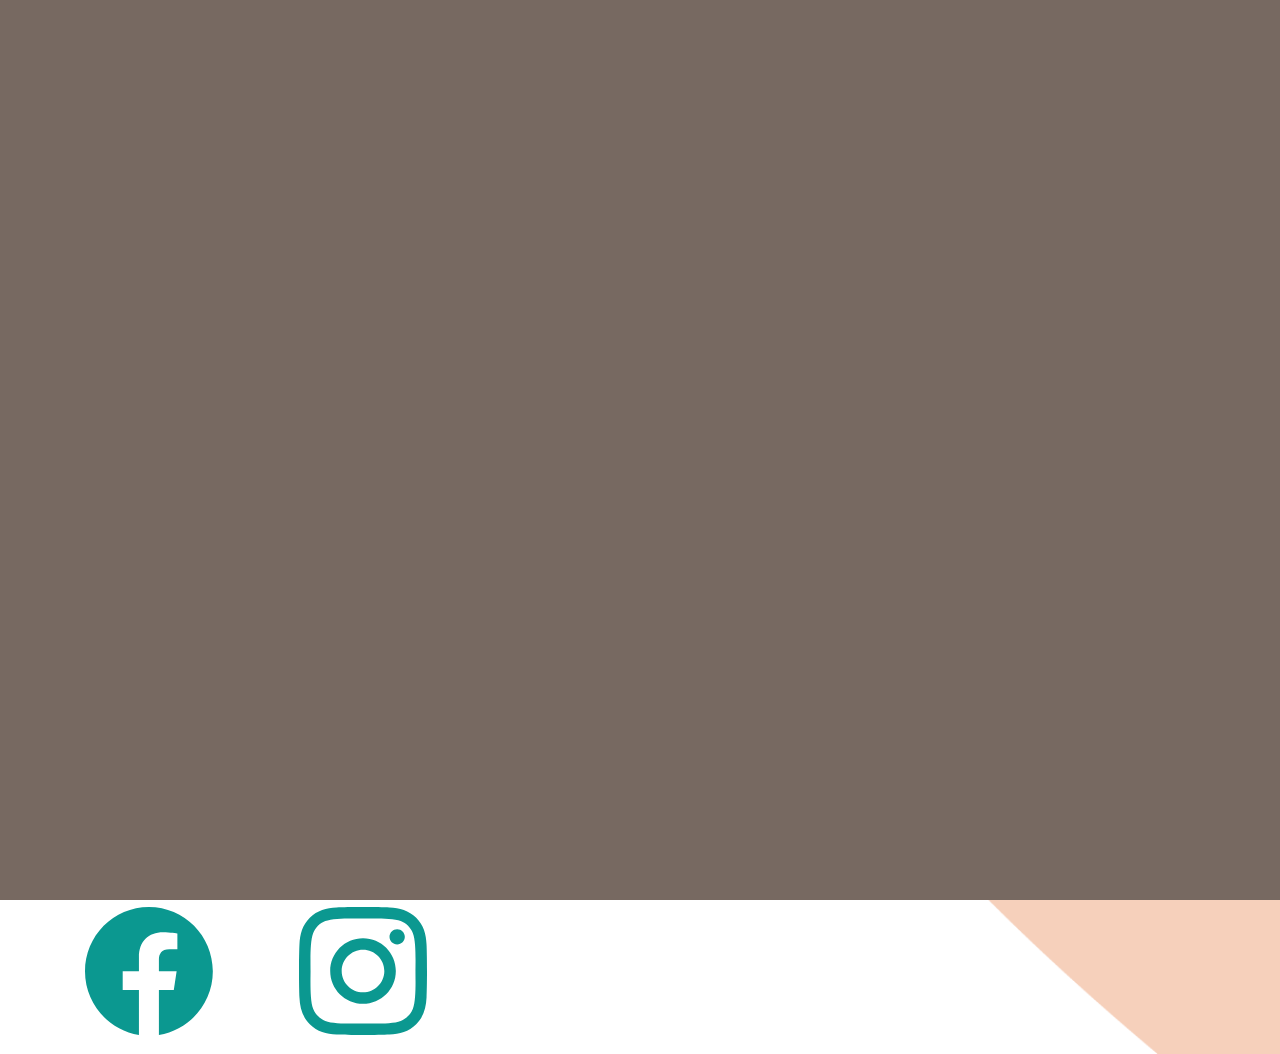
<file: project36/index.html>
<!DOCTYPE html>
<html lang="de">
  <head>
    <meta charset="UTF-8" />
    <meta http-equiv="X-UA-Compatible" content="IE=edge" />
    <meta name="viewport" content="width=device-width, initial-scale=1.0" />
    <meta name="robots" content="index, follow" />
    <meta name="author" content="Ting-Yen Wolf" />
    <meta
      name="description"
      content="Das ist Ting-Yen Wolfs persönliche Website."
    />
    <title>Startseite | Tings Website</title>
    <!--google fonts-->
    <link rel="preconnect" href="https://fonts.googleapis.com" />
    <link rel="preconnect" href="https://fonts.gstatic.com" crossorigin />
    <link
      href="https://fonts.googleapis.com/css2?family=Open+Sans&display=swap"
      rel="stylesheet"
    />
    <!--Taiwan fonts-->
    <link rel="stylesheet" href="./twicon/twicon.css" />
    <!--animation link-->
    <link rel="stylesheet" href="./styles/animation.css" />
    <!--CSS link-->
    <link rel="stylesheet" href="./styles/style.css" />

    <base target="_self" />
  </head>
  <body>
    <!--animation-->
    <div class="animation">
      <!--word S-->
      <div class="logo" style="padding-bottom: 1rem">
        <svg
          width="70"
          height="120"
          viewBox="0 0 70 97"
          fill="none"
          xmlns="http://www.w3.org/2000/svg"
        >
          <path
            d="M53.656 65.397L53.6613 65.4113L53.6671 65.4255C54.2595 66.8695 54.5688 68.5674 54.5688 70.5391C54.5688 73.2447 53.8674 75.5389 52.4958 77.4666L52.4957 77.4666L52.4884 77.4772C51.1552 79.4028 49.171 80.9201 46.4694 82.0007C43.7719 83.0797 40.427 83.6382 36.4038 83.6382C33.6355 83.6382 30.9723 83.3223 28.4119 82.6928C25.9153 82.0286 23.6857 81.0179 21.7143 79.6656C19.8076 78.33 18.3069 76.6574 17.2025 74.6403C16.1174 72.6182 15.5532 70.1648 15.5532 67.2432V66.2432H14.5532H2.83447H1.83447V67.2432C1.83447 71.8261 2.82389 75.9067 4.83295 79.4547L4.83649 79.4609L4.84011 79.4671C6.8664 82.9287 9.54816 85.8414 12.8763 88.2006L12.8811 88.204C16.2296 90.5479 19.9313 92.3037 23.9805 93.4725L23.9831 93.4732C28.0592 94.6379 32.2003 95.2207 36.4038 95.2207C41.1604 95.2207 45.4881 94.6624 49.3779 93.5331L49.3846 93.5311C53.3064 92.3629 56.6948 90.706 59.5315 88.5467C62.3736 86.3833 64.5705 83.7636 66.1068 80.6909C67.6482 77.6082 68.4097 74.177 68.4097 70.417C68.4097 66.8473 67.801 63.6192 66.5609 60.7507C65.3611 57.8403 63.5023 55.2619 61.0047 53.0166C58.555 50.7374 55.4554 48.7128 51.7275 46.9317C48.0017 45.1516 43.5919 43.5462 38.5065 42.1108L38.5025 42.1097C34.8691 41.1005 31.7572 40.0554 29.1606 38.977C26.6146 37.9027 24.539 36.7427 22.9153 35.5064C21.3386 34.275 20.203 32.978 19.4688 31.6254C18.7755 30.233 18.4219 28.6837 18.4219 26.96C18.4219 24.3593 19.0311 22.0816 20.2275 20.0975C21.4498 18.1373 23.3188 16.5489 25.8984 15.3553C28.4518 14.1739 31.7548 13.5557 35.8545 13.5557C40.1842 13.5557 43.6745 14.2915 46.3787 15.7008L46.3787 15.7008L46.3886 15.7059C49.1147 17.0881 51.1148 18.9865 52.4332 21.3973L52.4364 21.4031C53.7672 23.7986 54.4468 26.5772 54.4468 29.7676V30.7676H55.4468H67.1655H68.1655V29.7676C68.1655 24.9439 66.8936 20.4133 64.3618 16.1931C61.8186 11.913 58.1188 8.47766 53.3013 5.87953C48.4819 3.21737 42.6516 1.91211 35.8545 1.91211C31.2084 1.91211 26.9705 2.53435 23.1513 3.79344C19.3465 5.04776 16.0407 6.81186 13.2492 9.09563C10.4976 11.3395 8.36955 13.9959 6.87895 17.0623C5.38451 20.1366 4.64209 23.4815 4.64209 27.082C4.64209 30.6723 5.33977 33.9015 6.76182 36.7456C8.1726 39.5671 10.198 42.0555 12.8193 44.2117C15.4198 46.3508 18.5275 48.2454 22.1311 49.9022L22.1311 49.9023L22.1398 49.9062C25.7269 51.5142 29.7368 52.9734 34.1666 54.286L34.171 54.2873C38.3388 55.5012 41.7547 56.6882 44.4294 57.846L44.4344 57.8481C47.1501 59.0062 49.2091 60.201 50.6523 61.4163L50.6522 61.4163L50.6621 61.4244C52.1377 62.6352 53.1177 63.9618 53.656 65.397Z"
            stroke="white"
            stroke-width="2"
            id="S"
            class="thePaths"
          />
        </svg>
      </div>
      <!--word E-->
      <div class="logo" style="padding-left: 1rem">
        <svg
          width="61"
          height="74"
          viewBox="0 0 61 74"
          fill="none"
          xmlns="http://www.w3.org/2000/svg"
        >
          <path
            d="M19.9625 69.8205L19.9625 69.8206L19.9747 69.8256C23.8545 71.4282 28.1573 72.2207 32.8687 72.2207C37.3113 72.2207 41.2017 71.5985 44.5167 70.3239C47.8253 69.0673 50.6404 67.4223 52.9422 65.3763C55.1957 63.3732 57.0663 61.2537 58.5444 59.0154L59.0491 58.2512L58.3321 57.6814L51.4962 52.2493L50.6968 51.6141L50.0783 52.4265C48.0764 55.0565 45.7514 57.1436 43.1038 58.7011C40.5237 60.2188 37.3312 61.0044 33.479 61.0044C30.5174 61.0044 27.9035 60.4403 25.6164 59.3355C23.347 58.2195 21.4069 56.6833 19.7893 54.7203C18.2055 52.7491 16.9811 50.4612 16.1213 47.8459C15.4696 45.7331 15.0746 43.5033 14.9394 41.1538H58.5645H59.5645V40.1538V35.0879C59.5645 30.3743 59.027 26.0133 57.9433 22.0109C56.8563 17.9558 55.1768 14.4178 52.8928 11.414C50.594 8.34981 47.6366 5.97037 44.0389 4.27692C40.4581 2.57218 36.236 1.73926 31.4038 1.73926C27.5611 1.73926 23.8447 2.52137 20.2625 4.08066C16.6703 5.64434 13.4663 7.94511 10.6522 10.9692C7.82651 14.0057 5.6056 17.7023 3.97877 22.04C2.34183 26.3638 1.53418 31.2678 1.53418 36.7358V39.2993C1.53418 44.0414 2.26238 48.4313 3.7309 52.4592C5.19752 56.4819 7.29934 59.9763 10.0411 62.929L10.0463 62.9345C12.8287 65.8856 16.1375 68.1812 19.9625 69.8205ZM46.2626 29.9375H15.3792C15.5733 28.7067 15.8243 27.5432 16.1314 26.4464C16.9602 23.4864 18.1144 21.0167 19.5769 19.0153C21.0364 17.0181 22.766 15.5426 24.7642 14.5623L24.7709 14.559L24.7777 14.5556C26.7853 13.5328 28.9885 13.0166 31.4038 13.0166C35.1213 13.0166 37.9269 13.877 39.9344 15.483C42.0257 17.1561 43.5471 19.2823 44.5033 21.8832L44.5032 21.8832L44.5078 21.8952C45.505 24.5031 46.0894 27.1828 46.2626 29.9375Z"
            stroke="white"
            stroke-width="2"
            id="e"
            class="thePaths"
          />
        </svg>
      </div>
      <!--word R-->
      <div class="logo" style="padding-left: 1rem">
        <svg
          width="37"
          height="72"
          viewBox="0 0 37 72"
          fill="none"
          xmlns="http://www.w3.org/2000/svg"
        >
          <path
            d="M14.5473 8.50782L14.4127 3.93056L14.3841 2.95996H13.4131H2.42676H1.42676V3.95996V70V71H2.42676H13.7183H14.7183V70V23.2579C15.4573 21.5893 16.4053 20.1494 17.5581 18.9288C18.8369 17.5747 20.4039 16.5137 22.2749 15.7501C24.1264 14.9943 26.2929 14.6035 28.7939 14.6035C29.8277 14.6035 30.7293 14.6433 31.5021 14.7206L31.528 14.7232L31.554 14.7245C32.3469 14.7622 33.1867 14.8759 34.0747 15.069L35.2799 15.331L35.2871 14.0976L35.3481 3.59956L35.3517 2.97752L34.7954 2.69932C34.238 2.42062 33.3725 2.22137 32.3214 2.0589C31.2271 1.84937 30.232 1.73926 29.3433 1.73926C25.6168 1.73926 22.3418 2.54486 19.5575 4.19746C17.6478 5.31934 15.9779 6.75893 14.5473 8.50782Z"
            stroke="white"
            stroke-width="2"
            id="r"
            class="thePaths"
          />
        </svg>
      </div>
      <!--word V-->
      <div class="logo" style="padding: 0 0.5rem">
        <svg
          width="63"
          height="71"
          viewBox="0 0 63 71"
          fill="none"
          xmlns="http://www.w3.org/2000/svg"
        >
          <path
            d="M36.2725 70H36.3729H36.9756L37.2135 69.3383L60.9562 3.29828L61.4373 1.95996H60.0151H48.4795H47.752L47.528 2.65217L32.0998 50.3442L16.2866 2.64528L16.0594 1.95996H15.3374H3.74072H2.31483L2.80052 3.30059L26.7263 69.3406L26.9652 70H27.5225H27.6665H28.7041H35.2349H36.2725Z"
            stroke="white"
            stroke-width="2"
            id="v"
            class="thePaths"
          />
        </svg>
      </div>
      <!--word U-->
      <div class="logo" style="padding: 0 0.5rem">
        <svg
          width="57"
          height="73"
          viewBox="0 0 57 73"
          fill="none"
          xmlns="http://www.w3.org/2000/svg"
        >
          <path
            d="M36.9931 68.8677C39.247 67.8103 41.2271 66.483 42.9269 64.8849L43.0763 69.036L43.111 70H44.0757H54.8789H55.8789V69V2.95996V1.95996H54.8789H43.5264H42.5264V2.95996V50.7675C41.3639 53.3592 39.5858 55.4501 37.1777 57.0566C34.5889 58.7435 30.9994 59.6382 26.3145 59.6382C24.8677 59.6382 23.4619 59.4292 22.0939 59.0116C20.8297 58.6136 19.6613 57.9256 18.5862 56.9278C17.5818 55.919 16.7409 54.5379 16.0897 52.7416C15.4867 50.9264 15.1685 48.5844 15.1685 45.6846V2.95996V1.95996H14.1685H2.87695H1.87695V2.95996V45.5625C1.87695 50.0291 2.39331 53.9029 3.45171 57.1628L3.45164 57.1628L3.45539 57.1739C4.5515 60.4201 6.10648 63.1023 8.14389 65.183C10.166 67.2481 12.576 68.7742 15.3608 69.7596L15.3653 69.7612C18.1694 70.7384 21.2323 71.2207 24.5444 71.2207C29.3663 71.2207 33.5244 70.4522 36.9839 68.872L36.9931 68.8677Z"
            stroke="white"
            stroke-width="2"
            id="u"
            class="thePaths"
          />
        </svg>
      </div>
      <!--word s-->
      <div class="logo" style="padding: 0 0.5rem">
        <svg
          width="58"
          height="74"
          viewBox="0 0 58 74"
          fill="none"
          xmlns="http://www.w3.org/2000/svg"
        >
          <path
            d="M41.7724 48.4032L41.78 48.4188L41.7881 48.4342C42.4411 49.6677 42.7705 51.0117 42.7705 52.4829C42.7705 54.0973 42.2918 55.5091 41.3308 56.7549C40.3698 58.0006 38.9307 59.0244 36.9418 59.7893L36.9357 59.7917C35.0124 60.5459 32.5618 60.9434 29.5493 60.9434C27.3393 60.9434 25.102 60.595 22.8343 59.892C20.6393 59.1717 18.7982 57.9858 17.2926 56.331C15.854 54.7105 15.0158 52.4861 14.8619 49.5617L14.812 48.6143H13.8633H2.51074H1.51074V49.6143C1.51074 53.4771 2.60832 57.1392 4.7773 60.5841C6.96238 64.0545 10.1599 66.8534 14.3209 68.9969C18.5253 71.1628 23.6152 72.2207 29.5493 72.2207C33.4944 72.2207 37.0733 71.7433 40.276 70.7741L40.2839 70.7716C43.5106 69.7659 46.305 68.374 48.6499 66.5833L48.652 66.5817C51.0415 64.7469 52.8728 62.5562 54.1255 60.0101C55.4206 57.4605 56.062 54.6608 56.062 51.6284C56.062 47.9221 55.165 44.7046 53.3222 42.0281C51.4911 39.3687 48.7348 37.173 45.1249 35.41C41.5333 33.656 36.9977 32.1698 31.5394 30.9386L31.5376 30.9382C28.4658 30.2511 25.9627 29.5689 24.0177 28.8941C22.0744 28.2199 20.6283 27.5264 19.6367 26.8308C18.6448 26.0942 18.0044 25.3478 17.645 24.6083C17.3026 23.7765 17.1216 22.8193 17.1216 21.7212C17.1216 20.2815 17.4962 18.9112 18.2619 17.5953C19.0368 16.3316 20.2758 15.25 22.0543 14.3797L22.0543 14.3797L22.062 14.3759C23.8292 13.4922 26.2034 13.0166 29.2441 13.0166C32.0893 13.0166 34.4131 13.5622 36.2629 14.5981L36.2628 14.5981L36.2702 14.6022C38.2158 15.6703 39.6421 16.9998 40.5954 18.5765L40.6026 18.5883L40.61 18.5998C41.6167 20.1658 42.0991 21.7505 42.0991 23.3691V24.3691H43.0991H54.3906H55.3906V23.3691C55.3906 19.3997 54.342 15.7732 52.2421 12.5151C50.1392 9.21137 47.1248 6.59427 43.2412 4.65245C39.3271 2.69541 34.6492 1.73926 29.2441 1.73926C25.4501 1.73926 21.9829 2.26044 18.8533 3.31774C15.7414 4.36905 13.0459 5.82864 10.7831 7.70715L10.7831 7.70712L10.7759 7.71318C8.56517 9.58382 6.83096 11.7421 5.58675 14.1877L5.58666 14.1876L5.58047 14.2002C4.37321 16.6579 3.76904 19.2706 3.76904 22.0264C3.76904 24.8888 4.34662 27.4381 5.53709 29.6426C6.71185 31.8181 8.38066 33.6969 10.5219 35.2814L10.5218 35.2814L10.5295 35.287C12.6949 36.8579 15.2846 38.1801 18.2844 39.2633L18.2885 39.2648C21.3079 40.3402 24.6682 41.2671 28.3662 42.0478L28.3732 42.0492L28.3802 42.0506C32.7005 42.8985 35.8367 43.8921 37.8584 44.9984L37.8682 45.0037L37.8781 45.0089C39.9848 46.1012 41.2144 47.2544 41.7724 48.4032Z"
            stroke="white"
            stroke-width="2"
            id="s"
            class="thePaths"
          />
        </svg>
      </div>

      <div class="logo" style="padding-left: 1rem">
        <svg
          width="19"
          height="94"
          viewBox="0 0 19 94"
          fill="none"
          xmlns="http://www.w3.org/2000/svg"
        >
          <path
            d="M15.9203 2.14525L15.9329 1.13281H14.9204H3.07959H2.0661L2.07968 2.14621L2.93417 65.9279L2.94739 66.9146H3.93408H14.127H15.1146L15.1269 65.927L15.9203 2.14525ZM3.61923 80.0148L3.61318 80.0215L3.60725 80.0283C2.33458 81.4895 1.71338 83.2759 1.71338 85.3237C1.71338 87.3027 2.34226 89.0447 3.60725 90.4971L3.61318 90.5039L3.61923 90.5106C5 92.0393 6.97397 92.7324 9.36621 92.7324C11.7211 92.7324 13.6693 92.0375 15.0462 90.5172C16.3981 89.0691 17.0801 87.3205 17.0801 85.3237C17.0801 83.2587 16.4067 81.4656 15.0462 80.0082C13.6693 78.4879 11.7211 77.793 9.36621 77.793C6.97397 77.793 5 78.4861 3.61923 80.0148Z"
            stroke="white"
            stroke-width="2"
            id="symbol"
            class="thePaths"
          />
        </svg>
      </div>
    </div>

    <!--half circle background-->
    <img
      class="skinBackground"
      src="./image/skinBackground.png"
      alt="background"
    />
    <!--header and navbar-->
    <header>
      <nav>
        <ul>
          <li>
            <a class="active" href="#"
              ><i class="twicon-l-wemo"></i>Startseite</a
            >
          </li>
          <li><a href="resume.html">Lebenslauf</a></li>
          <li><a href="./Kenting/index.html">Kenting Project</a></li>
          <li><a href="./Hotel/index.html">Hotel Project</a></li>
          <li><a href="Todolist/index.html">Todo Project</a></li>
        </ul>
      </nav>
    </header>

    <main>
      <!--short introduction-->
      <section class="left">
        <h1>
          Servus! <br />
          Ich heiße Ting.
        </h1>
        <p>
          Ich bin Marketing-Absolventin und arbeite derzeit als
          Modularisierungsexpertin, da diese Tätigkeit ein wenig
          Programmierkenntnisse erfordert. Das ist es, was mein Interesse
          geweckt hat. Meine arbeitsfreie Zeit verbringe ich in der Regel mit
          Online-Lernressourcen, um neue und vielfältige Webdesign-Techniken zu
          erlernen.
        </p>
        <p>
          Ich möchte mich beruflich verändern und Vollzeit-Programmierin werden.
          Ebenfalls hängt Frontend-Entwicklung mit meinem Marketing-Studium
          zusammen, z.B. im Bereich E-Commerce. Die Projekte im Link sind das,
          was ich in den Online-Lernressourcen gelernt habe.
        </p>
      </section>
      <section class="right">
        <img class="myPic" src="./image/ya.jpg" alt="mein Foto" />
      </section>
    </main>
    <!--links for facebook and instagram-->
    <footer>
      <a href="https://de-de.facebook.com/"
        ><img src="./ICONS/facebook.svg" alt="Facebook page"
      /></a>
      <a href="https://www.instagram.com/"
        ><img src="./ICONS/instagram.svg" alt="Instagram page"
      /></a>
    </footer>
  </body>
  <script src="./app.js"></script>
</html>
</file>
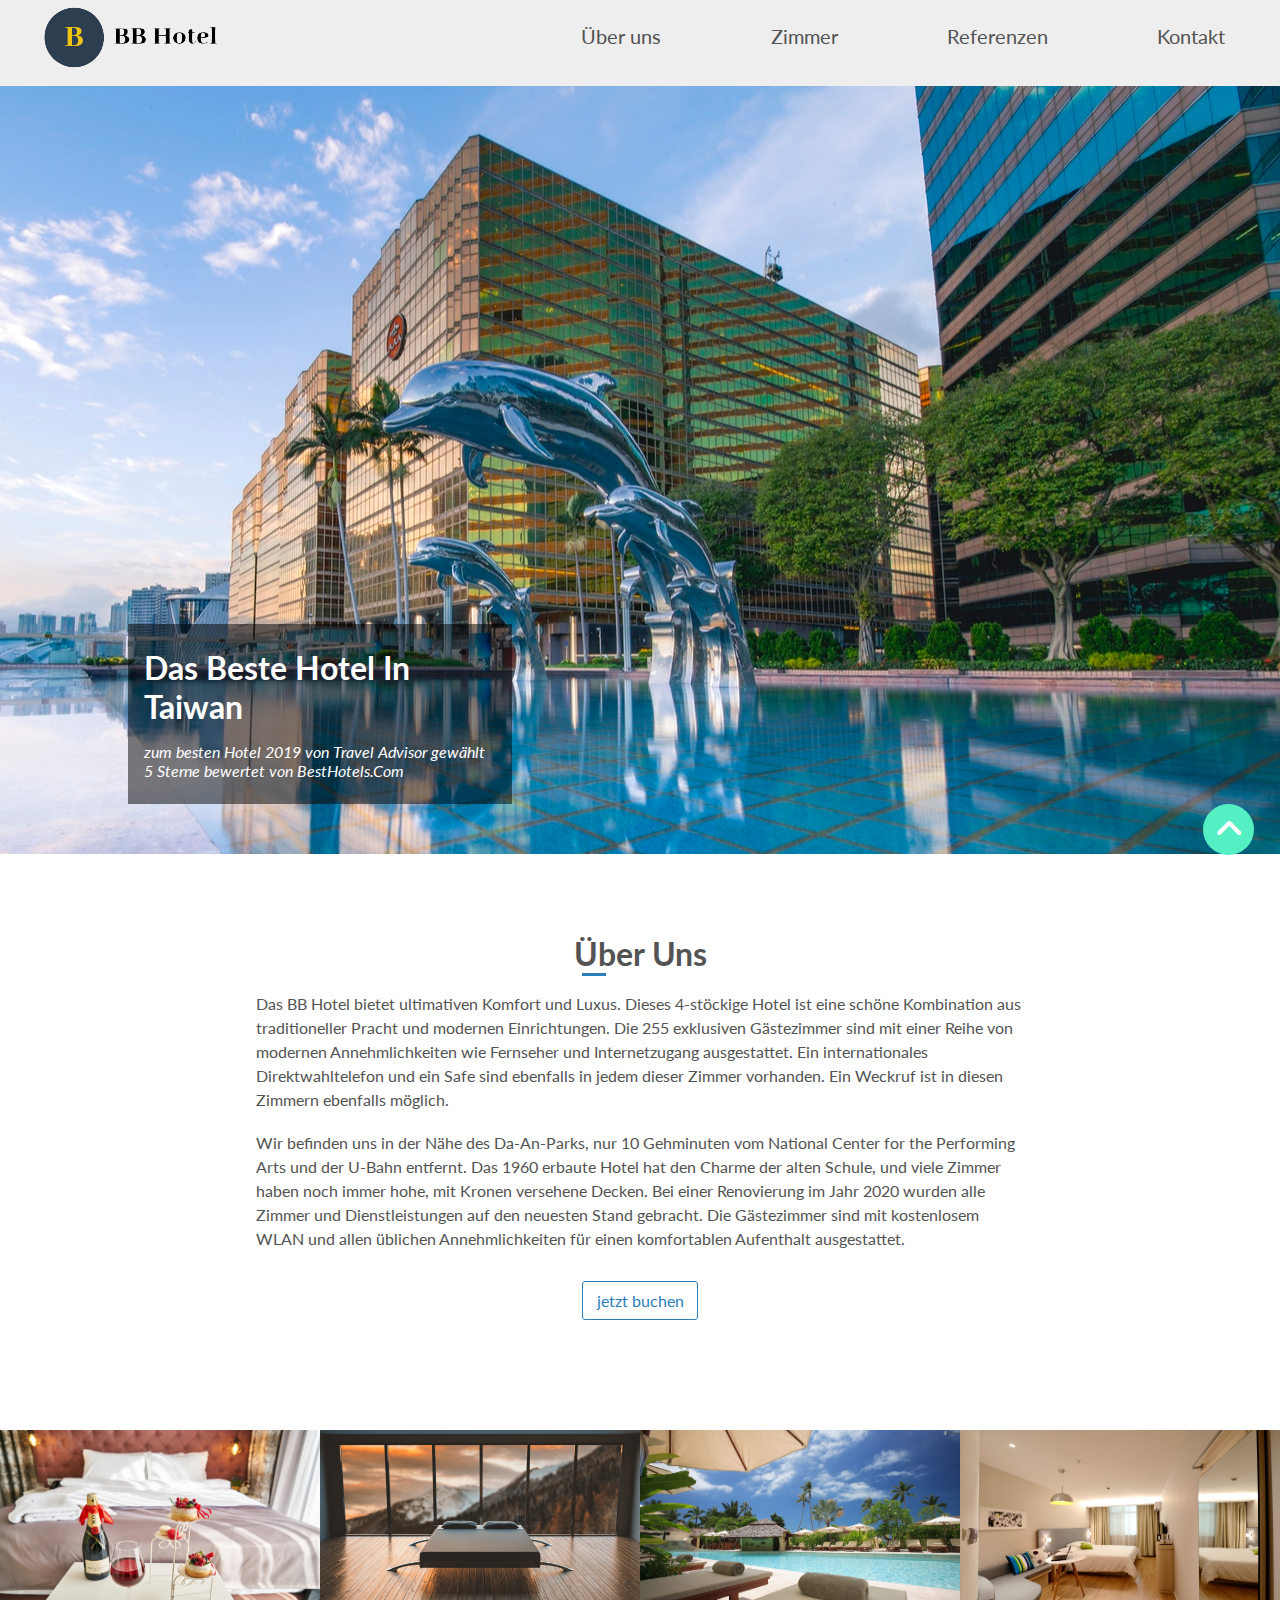
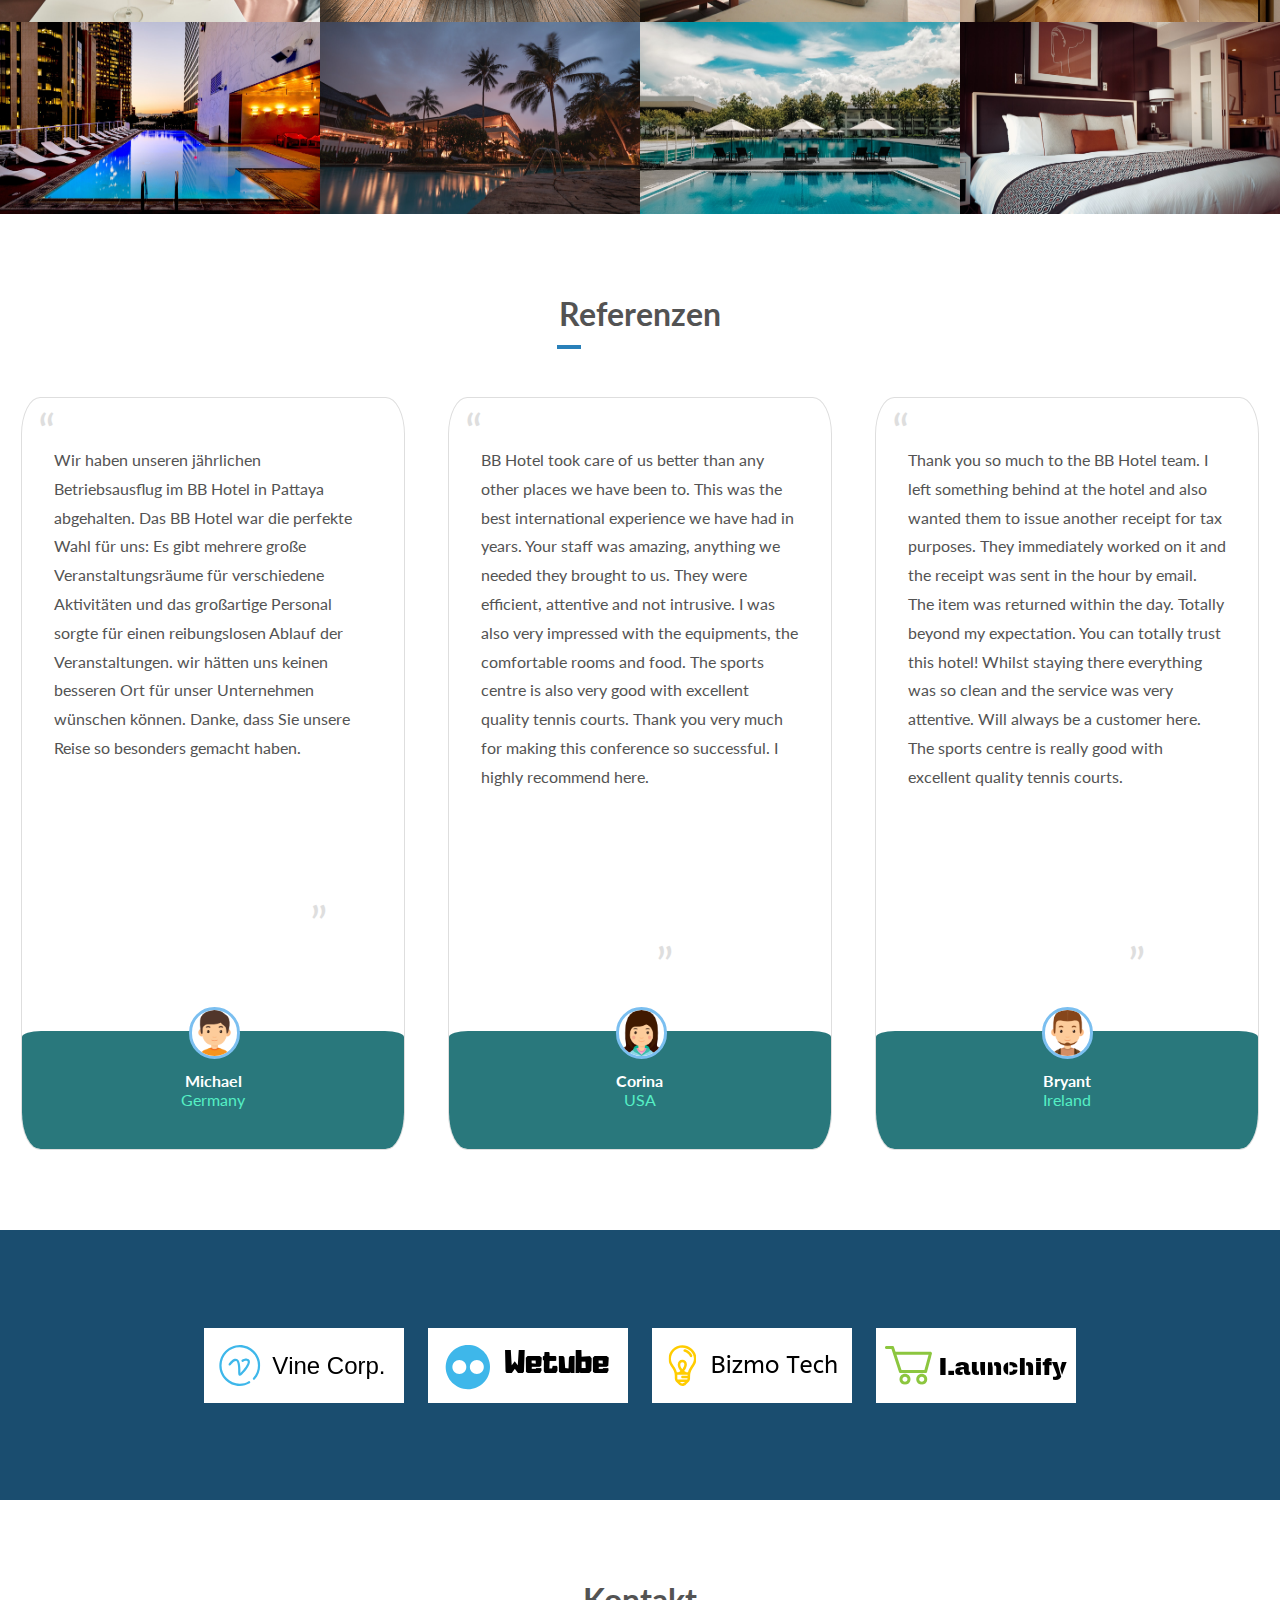
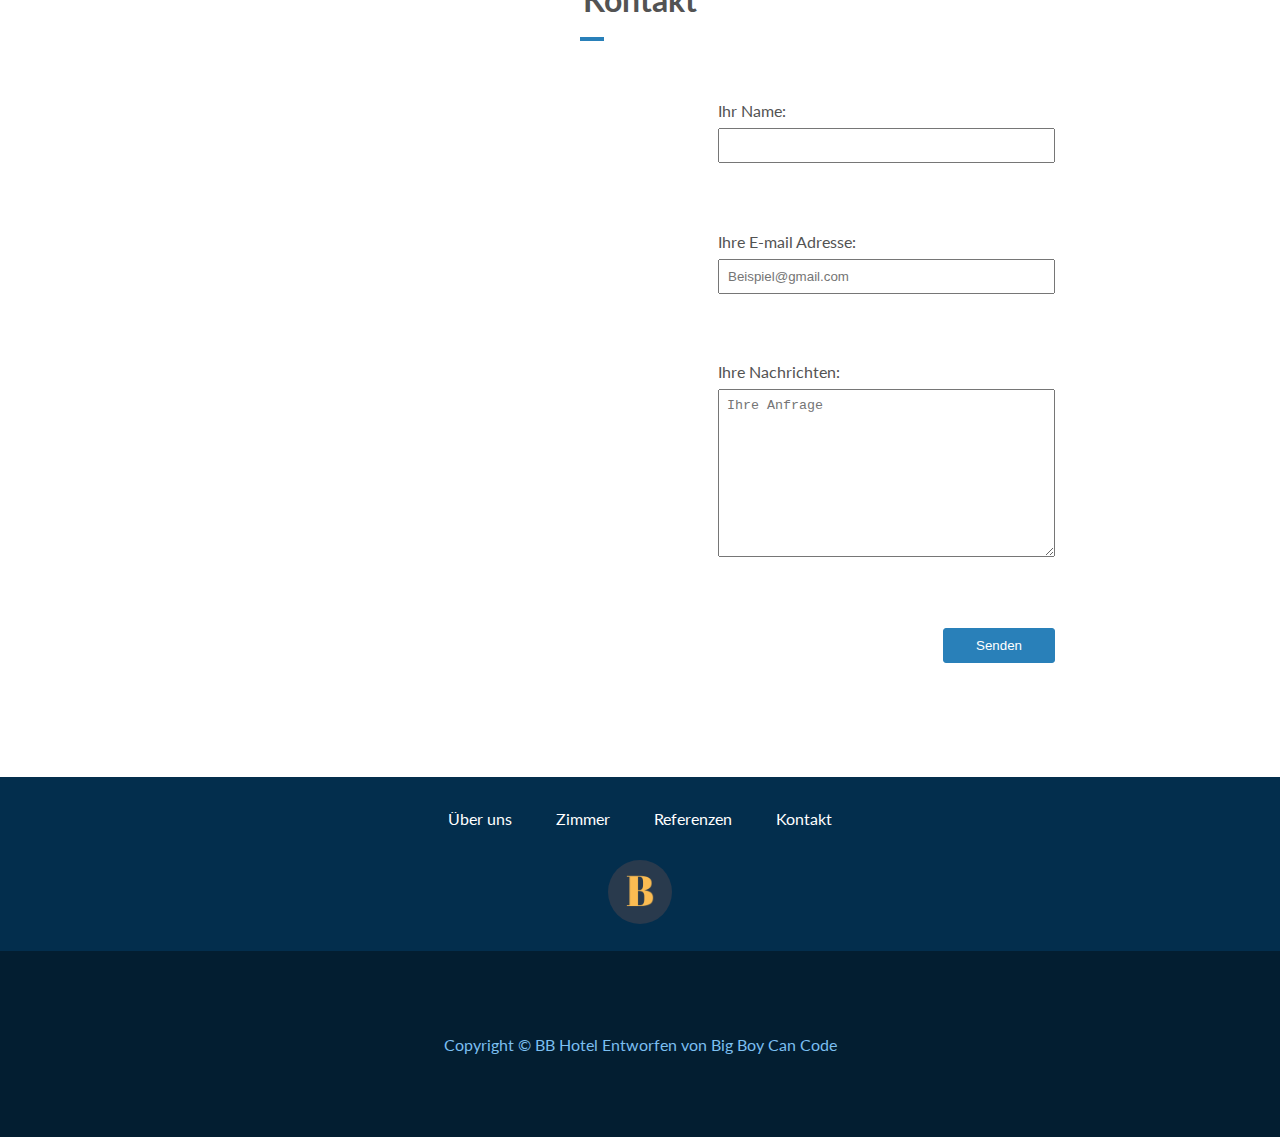
<file: project36/Hotel/index.html>
<!DOCTYPE html>
<html lang="de">
  <head>
    <meta charset="UTF-8" />
    <meta http-equiv="X-UA-Compatible" content="IE=edge" />
    <meta name="viewport" content="width=device-width, initial-scale=1.0" />
    <meta name="robots" content="index, follow" />
    <meta name="author" content="Ting-Yen Wolf" />
    <meta
      name="description"
      content="Das beste Zimmer und den besten Preis für Ihre Reise nach Taiwan zu finden."
    />
    <title>BB Hotel | Taiwan</title>
    <!--font awesome-->
    <link
      rel="stylesheet"
      href="https://cdnjs.cloudflare.com/ajax/libs/font-awesome/6.0.0/css/all.min.css"
      integrity="sha512-9usAa10IRO0HhonpyAIVpjrylPvoDwiPUiKdWk5t3PyolY1cOd4DSE0Ga+ri4AuTroPR5aQvXU9xC6qOPnzFeg=="
      crossorigin="anonymous"
      referrerpolicy="no-referrer"
    />
    <!--google fonts-->
    <link rel="preconnect" href="https://fonts.googleapis.com" />
    <link rel="preconnect" href="https://fonts.gstatic.com" crossorigin />
    <link
      href="https://fonts.googleapis.com/css2?family=Lato:ital,wght@0,400;0,700;1,400&display=swap"
      rel="stylesheet"
    />
    <!--CSS-->
    <link rel="stylesheet" href="styles/style.css" />
    <base target="_self" />
  </head>
  <body>
    <!--header-->
    <header>
      <div class="container">
        <img src="./img/logo.png" alt="BB hotel logo" />
      </div>
      <!--nav bar-->
      <nav id="nav" class="nav-container">
        <ul class="nav-list">
          <li class="nav"><a href="#about">Über uns</a></li>
          <li><a href="#zimmer">Zimmer</a></li>
          <li><a href="#referenzen">Referenzen</a></li>
          <li><a href="#kontakt">Kontakt</a></li>
        </ul>
      </nav>
    </header>

    <main>
      <section class="background">
        <div class="greyRec">
          <h1>Das beste Hotel in Taiwan</h1>
          <p>
            zum besten Hotel 2019 von Travel Advisor gewählt <br />
            5 Sterne bewertet von BestHotels.Com
          </p>
        </div>
      </section>

      <section id="about" class="about">
        <div class="aboutContainer">
          <h2>Über Uns</h2>
          <div class="blueMark"></div>
          <br />
          <p class="text-left">
            Das BB Hotel bietet ultimativen Komfort und Luxus. Dieses 4-stöckige
            Hotel ist eine schöne Kombination aus traditioneller Pracht und
            modernen Einrichtungen. Die 255 exklusiven Gästezimmer sind mit
            einer Reihe von modernen Annehmlichkeiten wie Fernseher und
            Internetzugang ausgestattet. Ein internationales Direktwahltelefon
            und ein Safe sind ebenfalls in jedem dieser Zimmer vorhanden. Ein
            Weckruf ist in diesen Zimmern ebenfalls möglich.
          </p>
          <br />
          <p class="text-left">
            Wir befinden uns in der Nähe des Da-An-Parks, nur 10 Gehminuten vom
            National Center for the Performing Arts und der U-Bahn entfernt. Das
            1960 erbaute Hotel hat den Charme der alten Schule, und viele Zimmer
            haben noch immer hohe, mit Kronen versehene Decken. Bei einer
            Renovierung im Jahr 2020 wurden alle Zimmer und Dienstleistungen auf
            den neuesten Stand gebracht. Die Gästezimmer sind mit kostenlosem
            WLAN und allen üblichen Annehmlichkeiten für einen komfortablen
            Aufenthalt ausgestattet.
          </p>
          <div class="button"><a href="#">jetzt buchen</a></div>
        </div>
      </section>

      <section id="zimmer" class="rooms">
        <div class="pics">
          <div class="imgContainer"><img src="./img/rooms-1.jpg" alt="" /></div>
          <div class="imgContainer"><img src="./img/rooms-2.jpg" alt="" /></div>
          <div class="imgContainer"><img src="./img/rooms-3.jpg" alt="" /></div>
          <div class="imgContainer"><img src="./img/rooms-4.jpg" alt="" /></div>
          <div class="imgContainer"><img src="./img/rooms-5.jpg" alt="" /></div>
          <div class="imgContainer"><img src="./img/rooms-6.jpg" alt="" /></div>
          <div class="imgContainer"><img src="./img/rooms-7.jpg" alt="" /></div>
          <div class="imgContainer"><img src="./img/rooms-8.jpg" alt="" /></div>
        </div>
      </section>

      <section id="referenzen" class="referenzen">
        <h2>Referenzen</h2>
        <div class="secondBlueMark"></div>
        <div class="cards">
          <!--boy-->
          <div class="card">
            <div class="text">
              <p>
                Wir haben unseren jährlichen Betriebsausflug im BB Hotel in
                Pattaya abgehalten. Das BB Hotel war die perfekte Wahl für uns:
                Es gibt mehrere große Veranstaltungsräume für verschiedene
                Aktivitäten und das großartige Personal sorgte für einen
                reibungslosen Ablauf der Veranstaltungen. wir hätten uns keinen
                besseren Ort für unser Unternehmen wünschen können. Danke, dass
                Sie unsere Reise so besonders gemacht haben.
              </p>
            </div>
            <div class="info">
              <img src="./img/boy.png" alt="kunden" />
              <h4 class="name">Michael</h4>
              <div class="country">Germany</div>
            </div>
          </div>

          <!--girl-->
          <div class="card">
            <div class="text">
              <p class="girl">
                BB Hotel took care of us better than any other places we have
                been to. This was the best international experience we have had
                in years. Your staff was amazing, anything we needed they
                brought to us. They were efficient, attentive and not intrusive.
                I was also very impressed with the equipments, the comfortable
                rooms and food. The sports centre is also very good with
                excellent quality tennis courts. Thank you very much for making
                this conference so successful. I highly recommend here.
              </p>
            </div>
            <div class="info" style="color: red">
              <img src="./img/girl.png" alt="kunden" />
              <h4 class="name">Corina</h4>
              <div class="country">USA</div>
            </div>
          </div>
          <!--man-->
          <div class="card">
            <div class="text">
              <p class="man">
                Thank you so much to the BB Hotel team. I left something behind
                at the hotel and also wanted them to issue another receipt for
                tax purposes. They immediately worked on it and the receipt was
                sent in the hour by email. The item was returned within the day.
                Totally beyond my expectation. You can totally trust this hotel!
                Whilst staying there everything was so clean and the service was
                very attentive. Will always be a customer here. The sports
                centre is really good with excellent quality tennis courts.
              </p>
            </div>
            <div class="info">
              <img src="./img/man.png" alt="kunden" />
              <h4 class="name">Bryant</h4>
              <div class="country">Ireland</div>
            </div>
          </div>
        </div>
      </section>

      <section class="partner">
        <div class="logo">
          <img src="./img/client-1.png" alt="VineCorp" />
          <img src="./img/client-2.png" alt="Wetube" />
          <img src="./img/client-3.png" alt="BizmoTech" />
          <img src="./img/client-4.png" alt="Launchify" />
        </div>
      </section>

      <!--Contact us part-->
      <section id="kontakt" class="contact">
        <h2>Kontakt</h2>
        <div class="thirdBlueMark"></div>
        <div class="contactContainer">
          <div class="map">
            <iframe
              src="https://www.google.com/maps/embed?pb=!1m18!1m12!1m3!1d462527.19224402594!2d121.28200474184791!3d25.085144337665344!2m3!1f0!2f0!3f0!3m2!1i1024!2i768!4f13.1!3m3!1m2!1s0x3442ac6b61dbbd8b%3A0xbcd1baad5c06a482!2sTaipeh!5e0!3m2!1sde!2stw!4v1644557990985!5m2!1sde!2stw"
              width="350"
              height="300"
              style="border: 0"
              allowfullscreen=""
              loading="lazy"
            ></iframe>
          </div>

          <form>
            <div>
              <label for="name">Ihr Name:</label>
              <input type="text" name="name" />
            </div>
            <div>
              <label for="name">Ihre E-mail Adresse:</label>
              <input
                type="email"
                name="email"
                placeholder="Beispiel@gmail.com"
                required
              />
            </div>

            <div>
              <label for="request">Ihre Nachrichten:</label>

              <textarea
                name="request"
                id="request"
                cols="30"
                rows="10"
                placeholder="Ihre Anfrage"
              ></textarea>
            </div>

            <button type="submit">Senden</button>
          </form>
        </div>
      </section>
    </main>
    <!--footer -->
    <footer>
      <nav>
        <ul>
          <li>
            <a href="#about">Über uns</a>
          </li>
          <li><a href="#zimmer">Zimmer</a></li>
          <li><a href="#referenzen">Referenzen</a></li>
          <li><a href="#kontakt">Kontakt</a></li>
        </ul>
      </nav>
      <div class="logo">
        <img src="./img/footer-logo.png" alt="" />
      </div>

      <div class="darkBlue">
        <p>Copyright © BB Hotel Entworfen von Big Boy Can Code</p>
      </div>
    </footer>
    <!--scroll bar-->
    <a class="scroll" href="#nav">
      <i class="fa-solid fa-angle-up fa-2x"></i>
    </a>

    <script
      src="https://code.jquery.com/jquery-2.2.4.min.js"
      integrity="sha256-BbhdlvQf/xTY9gja0Dq3HiwQF8LaCRTXxZKRutelT44="
      crossorigin="anonymous"
    ></script>
    <script src="./app.js"></script>
  </body>
</html>
</file>
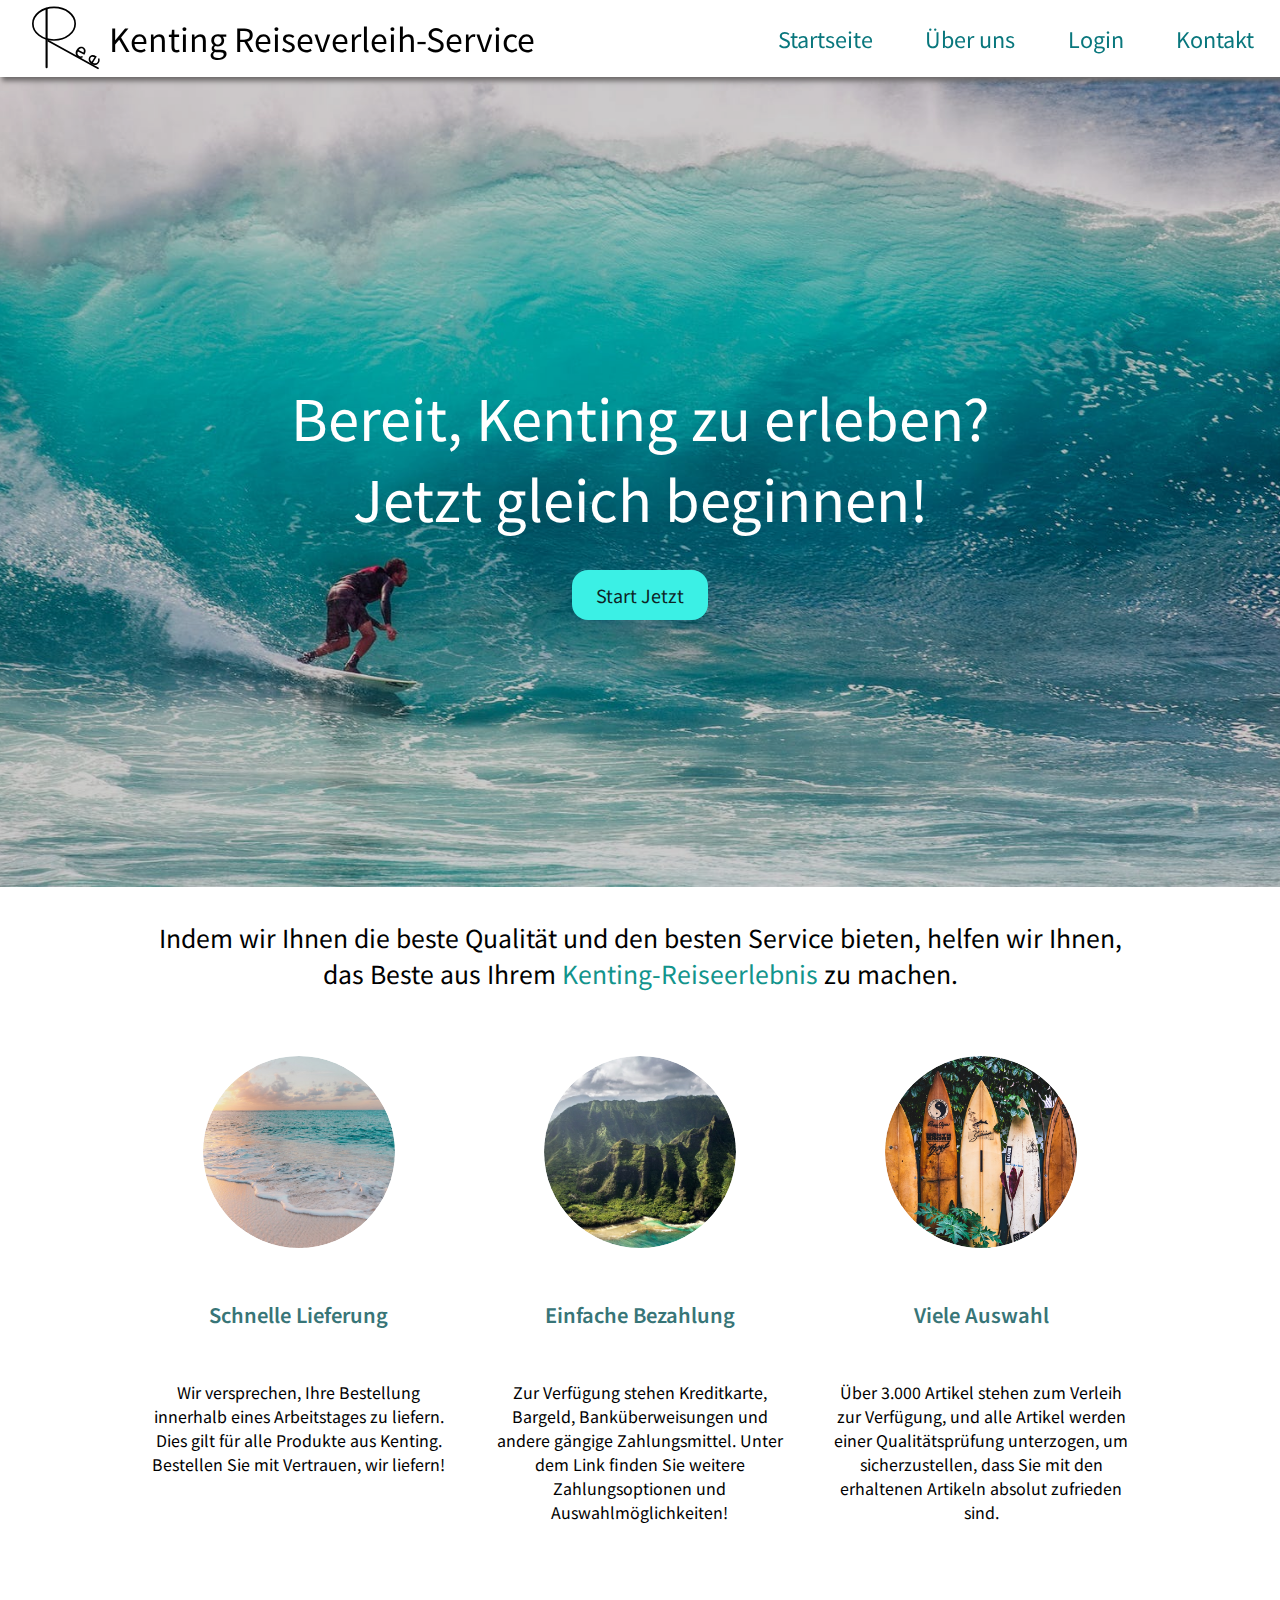
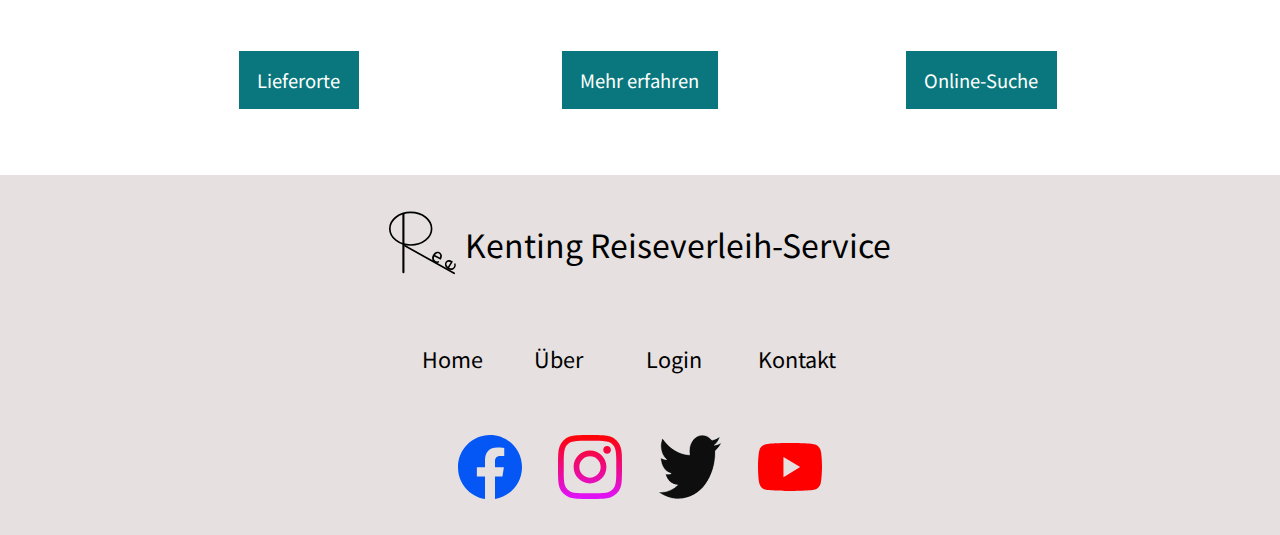
<file: project36/Kenting/index.html>
<!DOCTYPE html>
<html lang="de">
  <head>
    <meta charset="UTF-8" />
    <meta http-equiv="X-UA-Compatible" content="IE=edge" />
    <meta name="viewport" content="width=device-width, initial-scale=1.0" />
    <meta name="robots" content="index, follow" />
    <meta name="author" content="Ting-Yen Wolf" />
    <meta
      name="description"
      content="Wir bieten Verleihdienste wie Surfbretter, Fahrräder, Zelte usw. für Kenting-Touren an."
    />
    <title>
      Kenting Travel Rental Service | Kentings bequemste Website für den
      Reiseverleih
    </title>
    <!--google fonts-->
    <link rel="preconnect" href="https://fonts.googleapis.com" />
    <link rel="preconnect" href="https://fonts.gstatic.com" crossorigin />
    <link
      href="https://fonts.googleapis.com/css2?family=Noto+Sans+TC&display=swap"
      rel="stylesheet"
    />
    <!--CSS-->
    <link rel="stylesheet" href="./styles/style.css" />
    <base target="_self" />
  </head>

  <body>
    <!--header-->
    <header>
      <div class="logo">
        <img src="./Icons/black logo.svg" alt="Logo" />
        <h1>Kenting Reiseverleih-Service</h1>
      </div>

      <!--nav bar-->
      <nav>
        <ul>
          <li><a href="#">Startseite</a></li>
          <li><a href="#">Über uns</a></li>
          <li><a href="#">Login</a></li>
          <li><a href="#">Kontakt</a></li>
        </ul>
      </nav>
    </header>

    <!--image part of the first page-->

    <main>
      <section class="backImage">
        <div class="filter"></div>

        <h3>
          Bereit, Kenting zu erleben?
          <br />
          Jetzt gleich beginnen!
        </h3>

        <button class="start">Start Jetzt</button>
      </section>

      <!-- serve part of the second page-->

      <section class="second">
        <h2>
          Indem wir Ihnen die beste Qualität und den besten Service bieten,
          helfen wir Ihnen,<br />
          das Beste aus Ihrem
          <span style="color: #12948c"> Kenting-Reiseerlebnis </span>zu machen.
        </h2>

        <!-- serve cards -->
        <section class="cards">
          <!-- card 1 -->
          <div class="card">
            <div class="imgContainer">
              <img
                src="./Pictures/Meer.jpg"
                title="Kenting-Strand"
                alt="Beach"
              />
            </div>
            <h4>Schnelle Lieferung</h4>
            <div class="pContainer">
              <p>
                Wir versprechen, Ihre Bestellung innerhalb eines Arbeitstages zu
                liefern. Dies gilt für alle Produkte aus Kenting. Bestellen Sie
                mit Vertrauen, wir liefern!
              </p>
            </div>
            <a href="#">Lieferorte</a>
          </div>
          <!-- card 2 -->
          <div class="card">
            <div class="imgContainer">
              <img
                title="Kenting-Berg"
                src="./Pictures/Berg.jpg"
                alt="Mountain"
              />
            </div>
            <h4>Einfache Bezahlung</h4>
            <div class="pContainer">
              <p>
                Zur Verfügung stehen Kreditkarte, Bargeld, Banküberweisungen und
                andere gängige Zahlungsmittel. Unter dem Link finden Sie weitere
                Zahlungsoptionen und Auswahlmöglichkeiten!
              </p>
            </div>
            <a href="#">Mehr erfahren</a>
          </div>
          <!-- card 3 -->
          <div class="card">
            <div class="imgContainer">
              <img
                title="Surfbretter zum Mieten"
                src="./Pictures/Surfbrett.jpg"
                alt="Surfbrett"
              />
            </div>
            <h4>Viele Auswahl</h4>
            <div class="pContainer">
              <p>
                Über 3.000 Artikel stehen zum Verleih zur Verfügung, und alle
                Artikel werden einer Qualitätsprüfung unterzogen, um
                sicherzustellen, dass Sie mit den erhaltenen Artikeln absolut
                zufrieden sind.
              </p>
            </div>
            <a href="#">Online-Suche</a>
          </div>
        </section>
      </section>
    </main>

    <!-- footer -->

    <footer>
      <div class="logo">
        <img src="./Icons/black logo.svg" alt="Logo" />
        <h1>Kenting Reiseverleih-Service</h1>
      </div>

      <nav>
        <ul>
          <li><a href="#">Home</a></li>
          <li><a href="#">Über</a></li>
          <li><a href="#">Login</a></li>
          <li><a href="#">Kontakt</a></li>
        </ul>
      </nav>

      <section class="links">
        <a href="#"><img src="./Icons/facebook.svg" alt="facebook" /></a>
        <a href="#"><img src="./Icons/instagram.svg" alt="instagram" /></a>
        <a href="#"><img src="./Icons/twitter.svg" alt="twitter" /></a>
        <a href="#"><img src="./Icons/youtube.svg" alt="youtube" /></a>
      </section>
    </footer>
  </body>
</html>
</file>
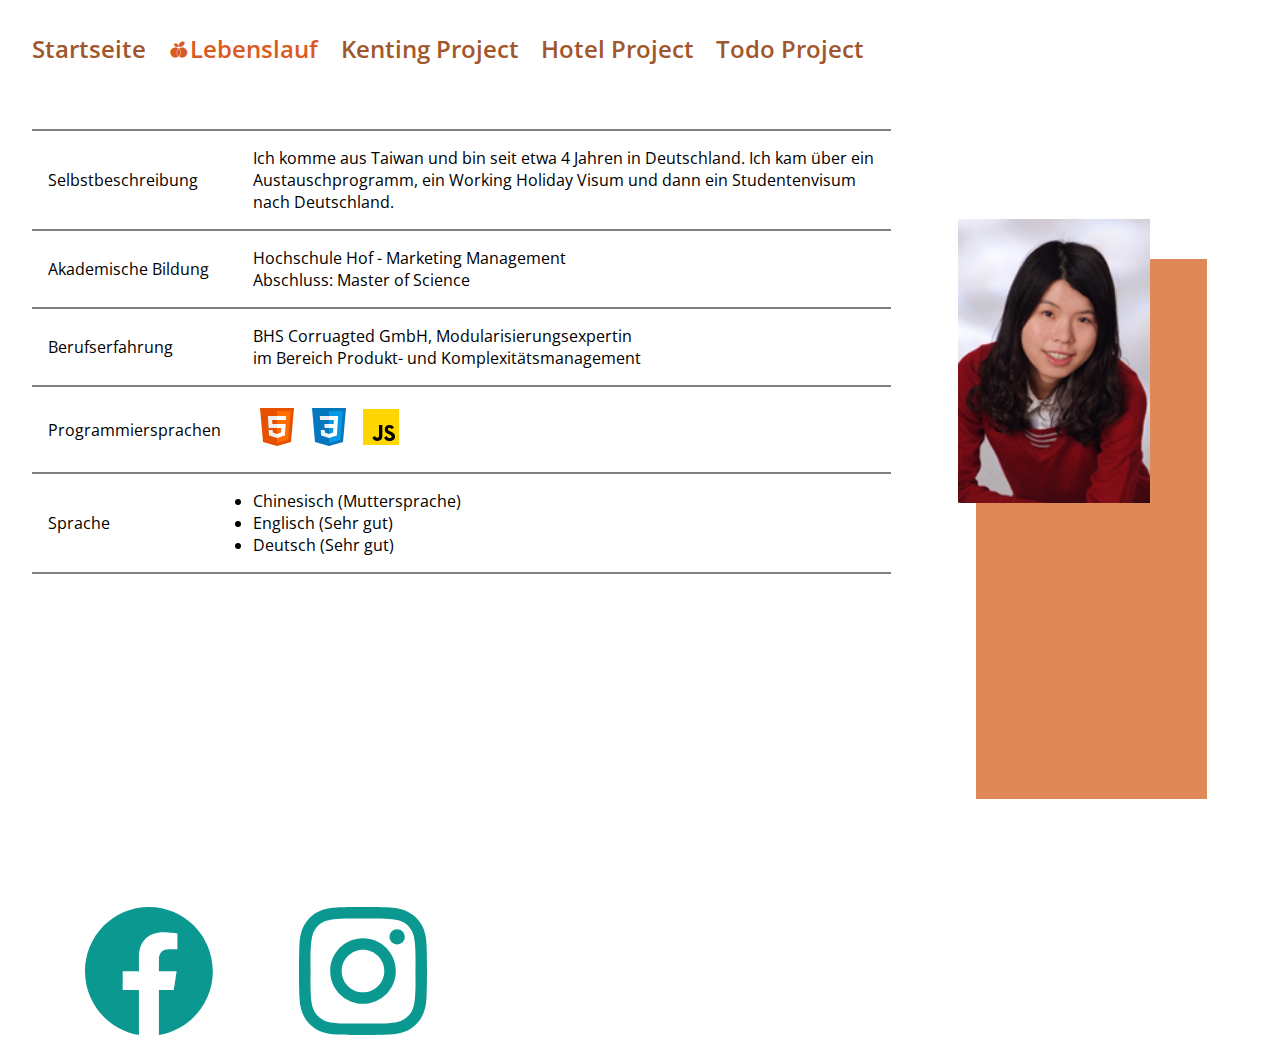
<file: project36/resume.html>
<!DOCTYPE html>
<html lang="de">
  <head>
    <meta charset="UTF-8" />
    <meta http-equiv="X-UA-Compatible" content="IE=edge" />
    <meta name="viewport" content="width=device-width, initial-scale=1.0" />
    <meta name="robots" content="index, follow" />
    <meta name="author" content="Ting-Yen Wolf" />
    <meta
      name="description"
      content="Das ist Ting-Yen Wolfs persönliche Website."
    />
    <title>Lebenslauf | Tings Website</title>
    <!--google fonts-->
    <link rel="preconnect" href="https://fonts.googleapis.com" />
    <link rel="preconnect" href="https://fonts.gstatic.com" crossorigin />
    <link
      href="https://fonts.googleapis.com/css2?family=Open+Sans&display=swap"
      rel="stylesheet"
    />
    <!--Taiwan fonts-->
    <link rel="stylesheet" href="./twicon/twicon.css" />

    <!--CSS link-->
    <link rel="stylesheet" href="./styles/style.css" />

    <base target="_self" />
  </head>
  <body>
    <!--header and navbar-->
    <header>
      <nav>
        <ul>
          <li>
            <a href="index.html">Startseite</a>
          </li>
          <li>
            <a class="active" href="#"
              ><i class="twicon-l-wemo"></i>Lebenslauf</a
            >
          </li>
          <li><a href="./Kenting/index.html">Kenting Project</a></li>
          <li><a href="./Hotel/index.html">Hotel Project</a></li>
          <li><a href="Todolist/index.html">Todo Project</a></li>
        </ul>
      </nav>
    </header>

    <!--tables for self-introduction-->
    <main>
      <section class="table">
        <table>
          <tr style="border-top: 2px solid grey">
            <td style="width: 20%">Selbstbeschreibung</td>
            <td style="width: 80%">
              Ich komme aus Taiwan und bin seit etwa 4 Jahren in Deutschland.
              Ich kam über ein Austauschprogramm, ein Working Holiday Visum und
              dann ein Studentenvisum nach Deutschland.
            </td>
          </tr>
          <tr>
            <td>Akademische Bildung</td>
            <td>
              Hochschule Hof - Marketing Management
              <br />
              Abschluss: Master of Science
            </td>
          </tr>
          <tr>
            <td>Berufserfahrung</td>
            <td>
              BHS Corruagted GmbH, Modularisierungsexpertin
              <br />
              im Bereich Produkt- und Komplexitätsmanagement
            </td>
          </tr>
          <tr>
            <td>Programmiersprachen</td>
            <td>
              <img src="./ICONS/icons8-html-5.svg" title="HTML5" alt="HTML5" />
              <img src="./ICONS/icons8-css3.svg" title="CSS3" alt="CSS3" />
              <img
                src="./ICONS/icons8-javascript.svg"
                title="JavaScript"
                alt="JavaScript"
              />
            </td>
          </tr>
          <tr>
            <td>Sprache</td>
            <td>
              <ul>
                <li>Chinesisch (Muttersprache)</li>
                <li>Englisch (Sehr gut)</li>
                <li>Deutsch (Sehr gut)</li>
              </ul>
            </td>
          </tr>
        </table>
      </section>

      <section class="picture">
        <img src="./image/self.png" alt="myPhoto" />
        <div class="orangeRect"></div>
      </section>
    </main>

    <!--links for facebook and instagram-->
    <footer>
      <a href="https://de-de.facebook.com/"
        ><img src="./ICONS/facebook.svg" alt="Facebook page"
      /></a>
      <a href="https://www.instagram.com/"
        ><img src="./ICONS/instagram.svg" alt="Instagram page"
      /></a>
    </footer>
  </body>
</html>
</file>
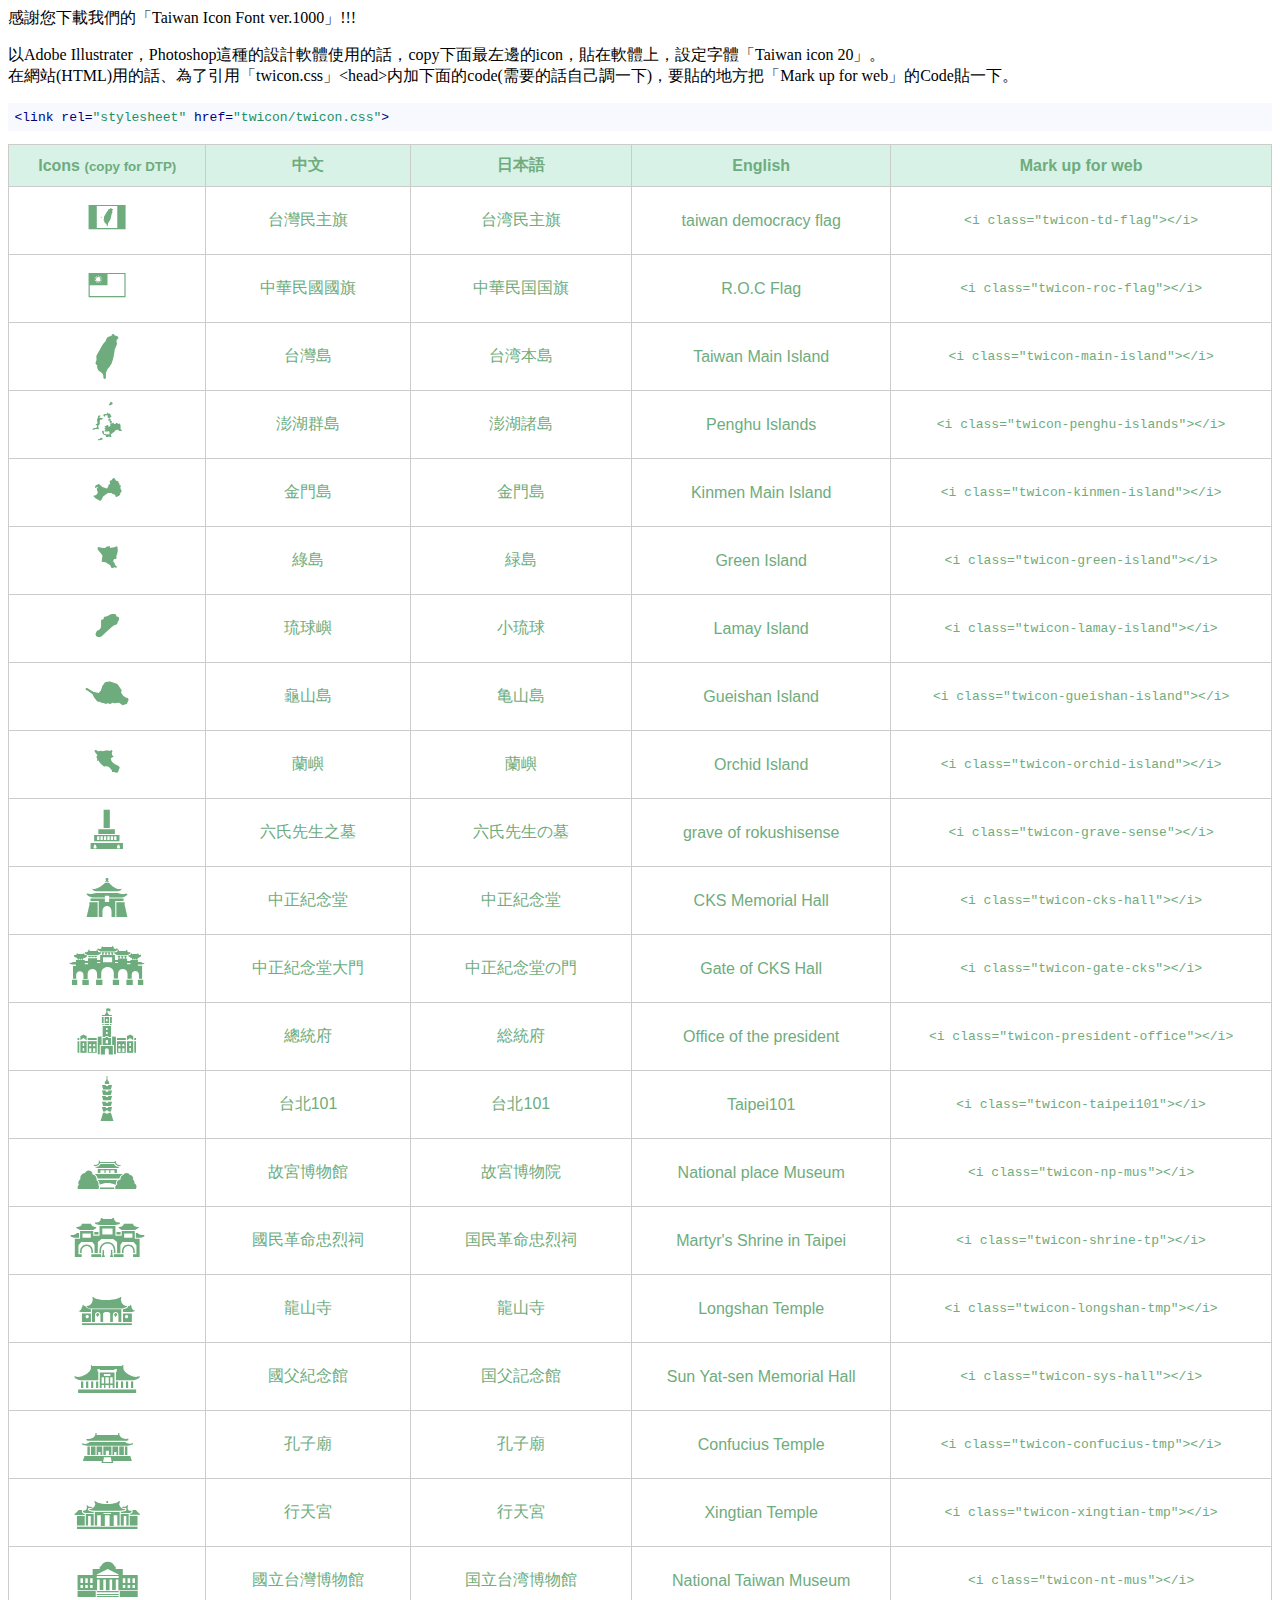
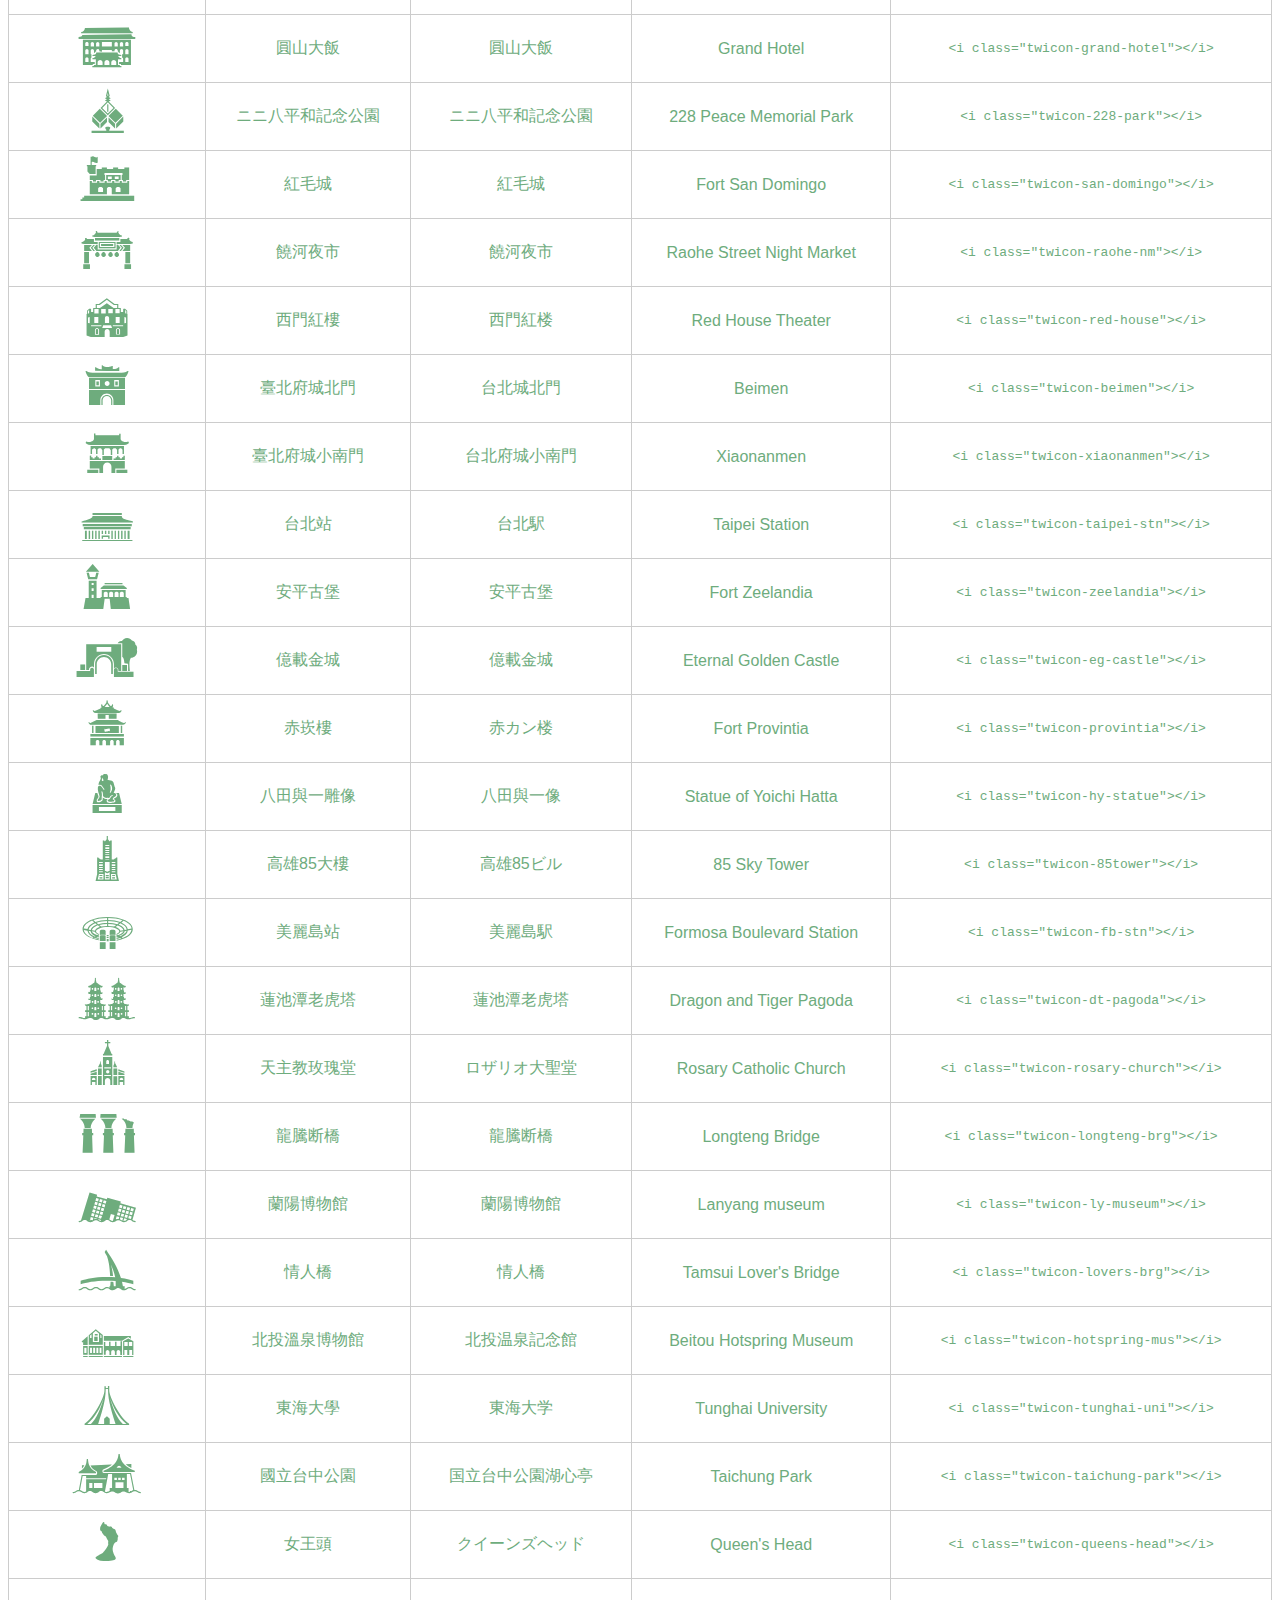
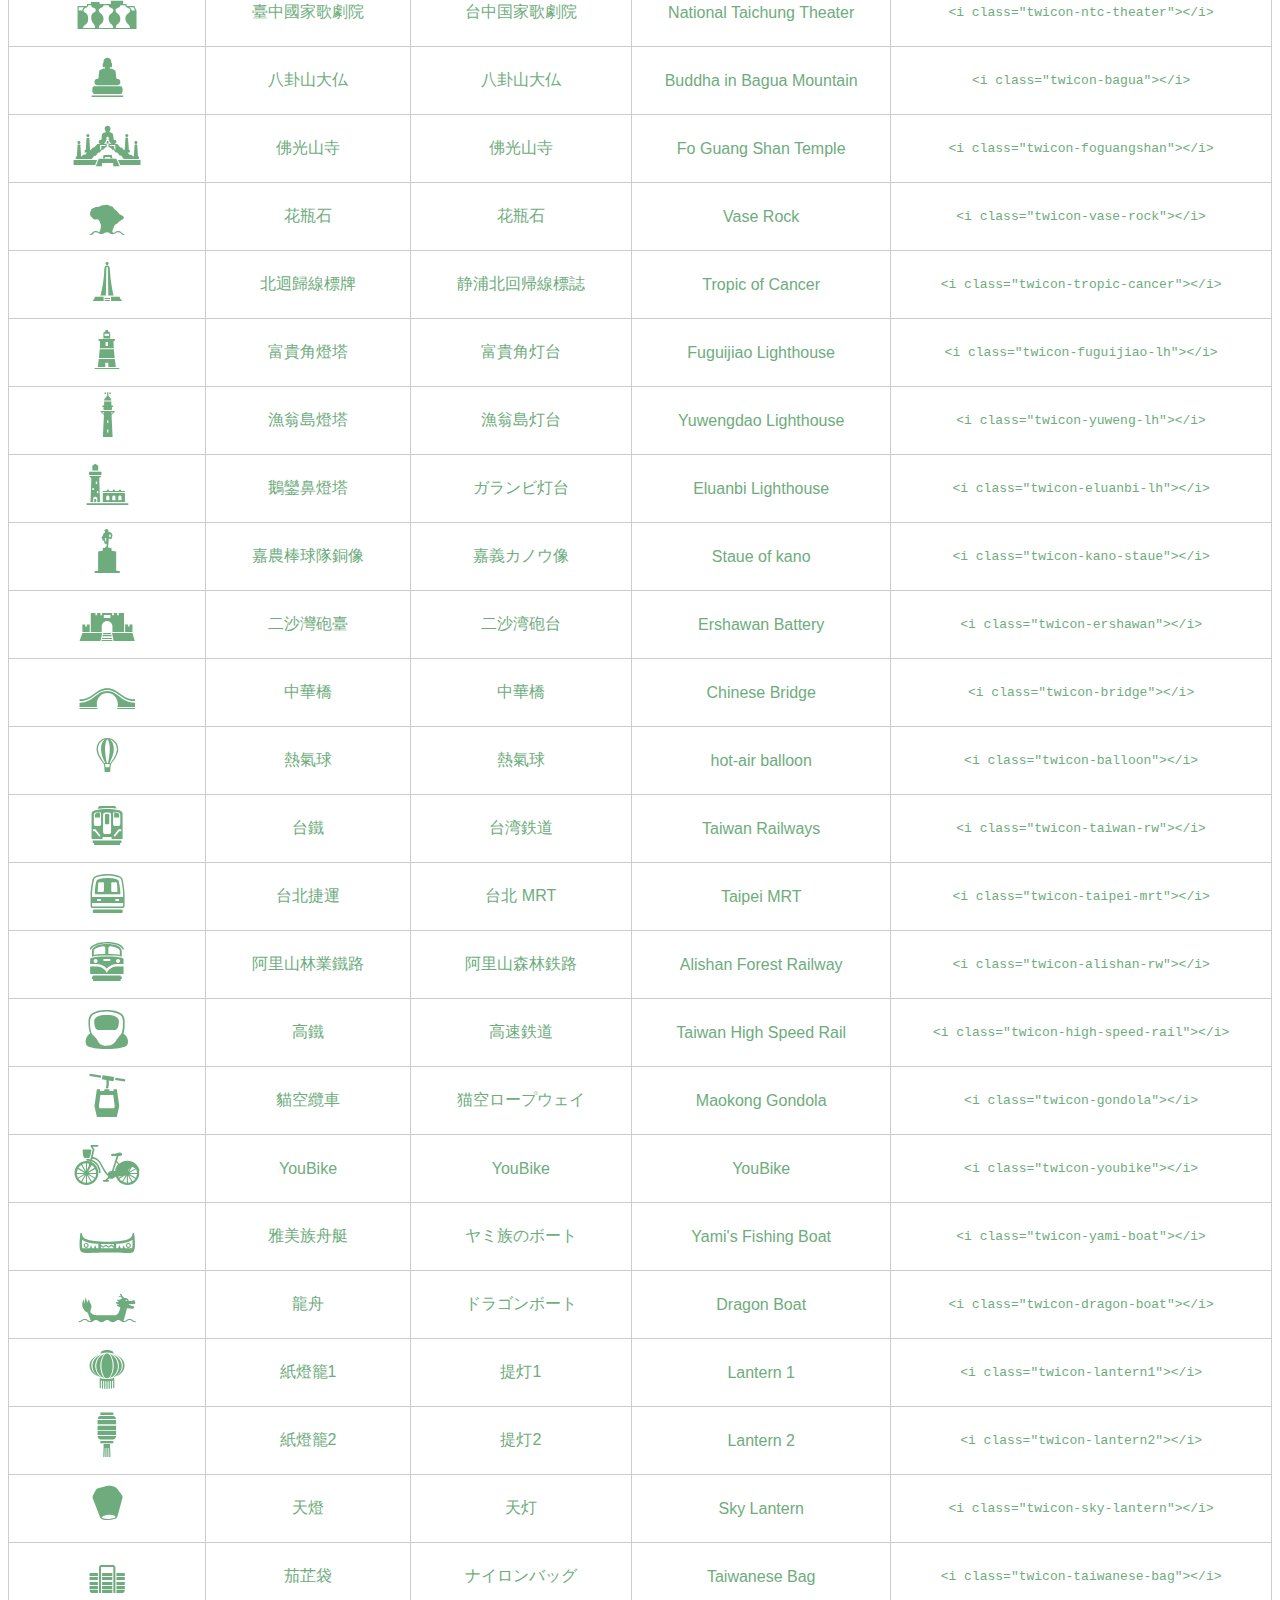
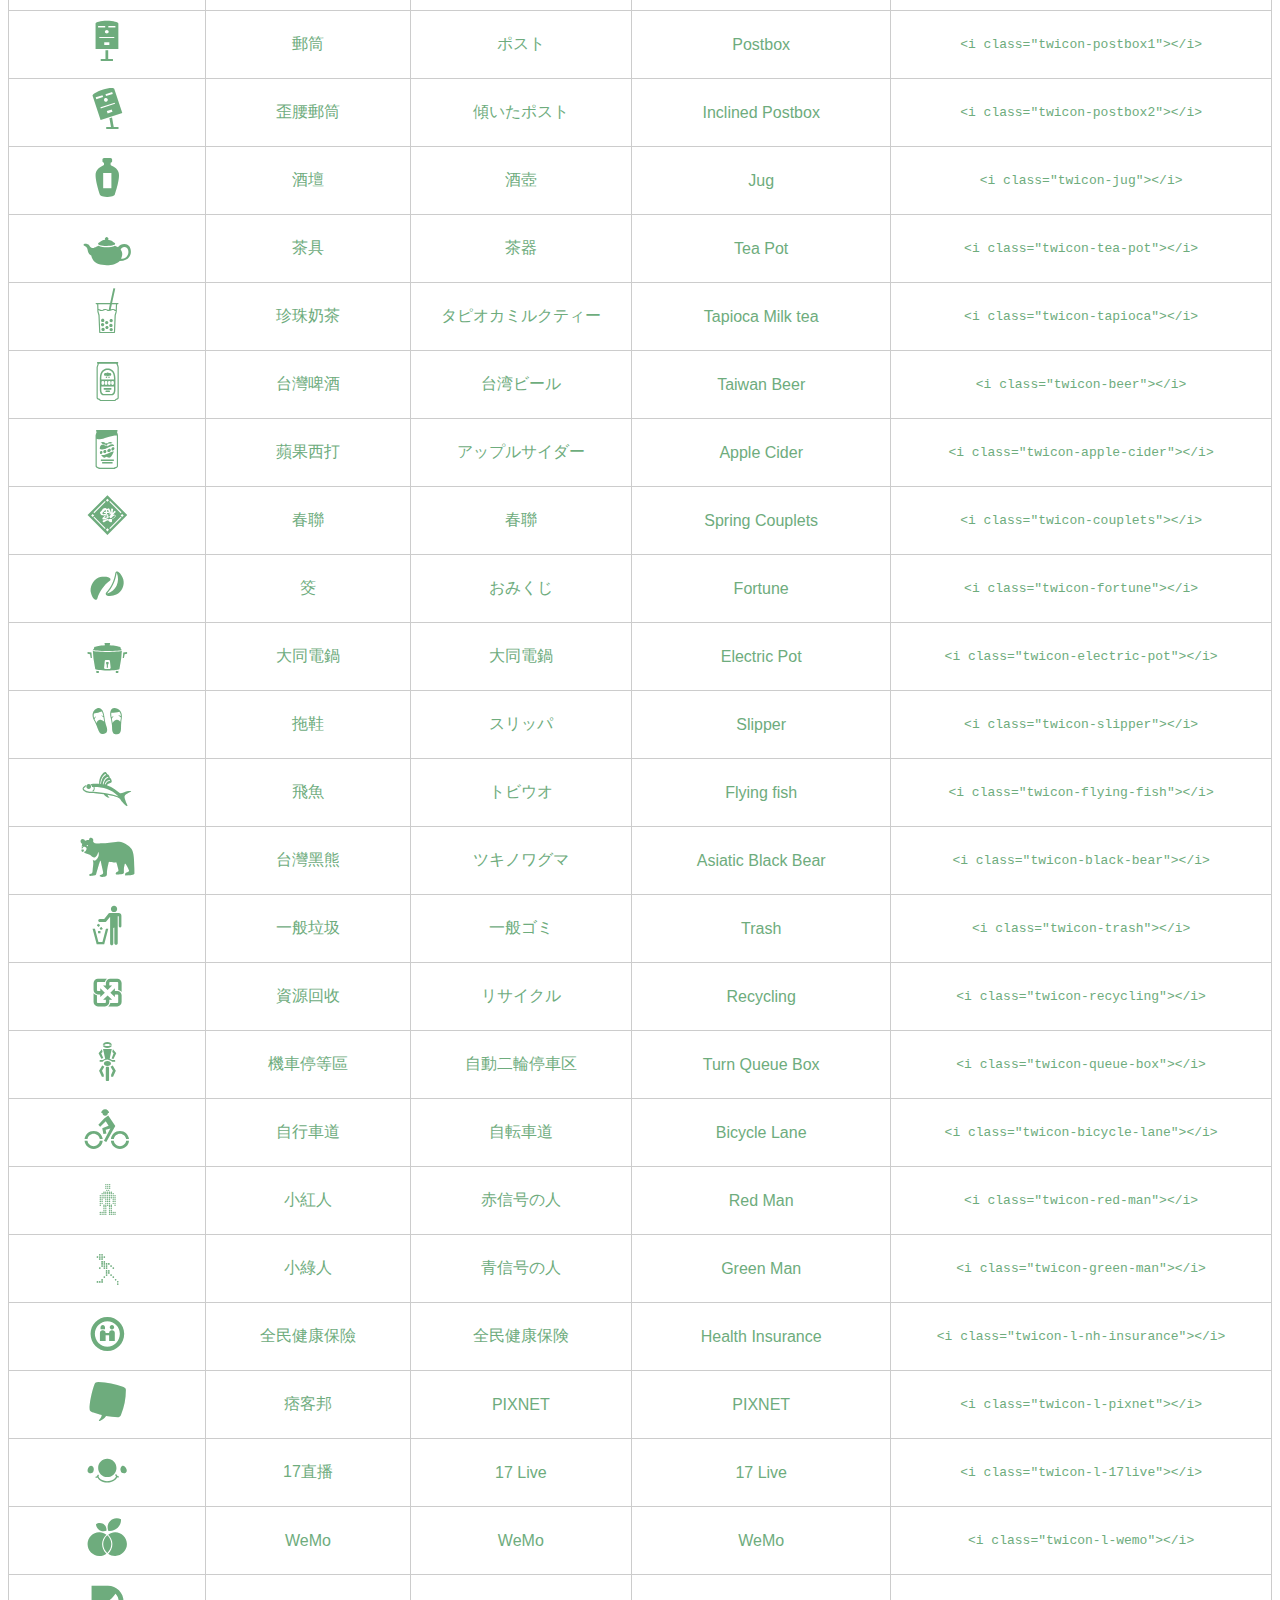
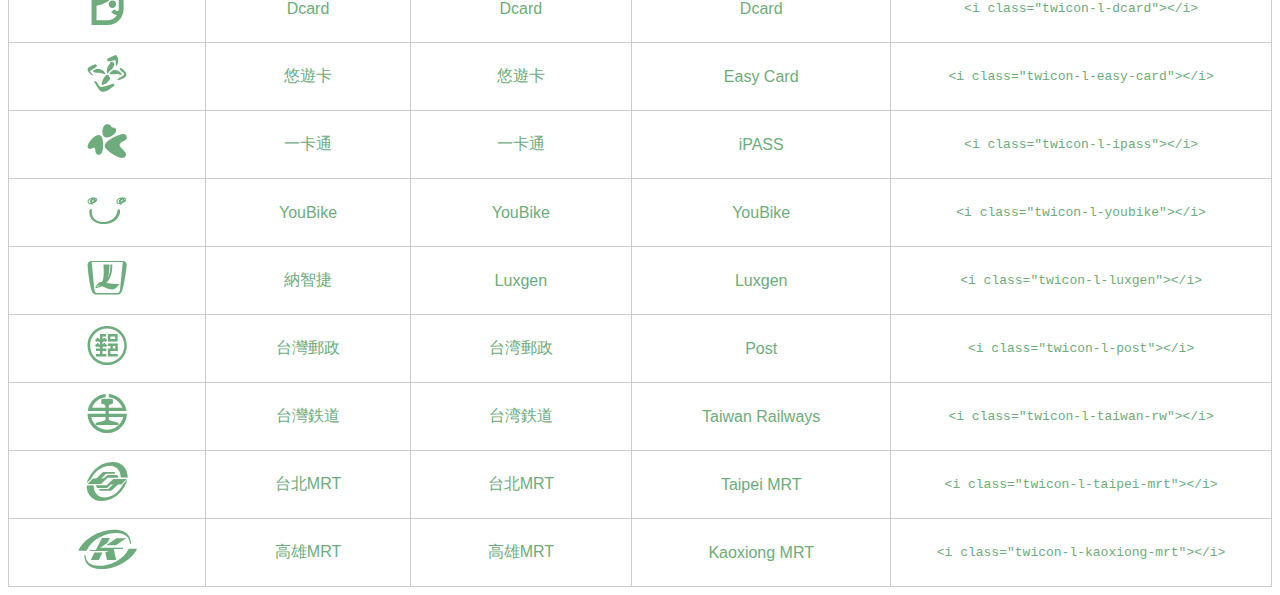
<file: project36/twicon/List.html>
<head>
 <title>一覽表|一覧表|List</title>
 <style type="text/css">
  table{
    width: 100%;
    border-collapse: collapse;
    border-spacing: 0;
    color:#6EAC7D;
    font-family: sans-serif ;
  }

  table th{
    padding: 10px 20px;
    text-align: center;
    border: 1px solid #ccc;
    background-color: #D9F2E7
  }

  table td{
    padding: 0px 20px;
    text-align: center;
    border: 1px solid #ccc;
  }

  table td.icon {
    font-family: "twicon" ;
    font-size: 3.5em ;
    border: 1px solid #ccc;
  }

  table tr:hover{
    background-color: #4A7756;
    color:#fff;
  }

  @font-face {
   font-family: 'twicon';
   src: url('twicon.woff') ;
   src: url('twicon.woff2') ;
  }
 </style>
</head>
<body>
 <p>
   感謝您下載我們的「Taiwan Icon Font ver.1000」!!!
 </p>
 <p>
   以Adobe Illustrater，Photoshop這種的設計軟體使用的話，copy下面最左邊的icon，貼在軟體上，設定字體「Taiwan icon 20」。
  <br>在網站(HTML)用的話、為了引用「twicon.css」&lt;head&gt;内加下面的code(需要的話自己調一下)，要貼的地方把「Mark up for web」的Code貼一下。
  <pre style="display:block;overflow-x:auto;padding:0.5em;color:#000;background:#f8f8ff"><code><span style="color:#000080;font-weight:normal">&lt;<span style="color:#000080;font-weight:normal">link</span> <span class="hljs-attr">rel</span>=<span style="color:#219161">&quot;stylesheet&quot;</span> <span class="hljs-attr">href</span>=<span style="color:#219161">&quot;twicon/twicon.css&quot;</span>&gt;</span></code></pre>

 <table>
  <tr>
    <th>Icons <small>(copy for DTP)</small></th>
    <th>中文</th>
    <th>日本語</th>
    <th>English</th>
    <th>Mark up for web</th>
  </tr>
  <tr>
    <td class="icon">ꀀ</td>
    <td>台灣民主旗</td>
    <td>台湾民主旗</td>
    <td>taiwan democracy flag</td>
    <td><code>&lt;i class="twicon-td-flag"&gt;&lt;/i&gt;</code></td>
  </tr>
  <tr>
    <td class="icon">ꀁ</td>
    <td>中華民國國旗</td>
    <td>中華民国国旗</td>
    <td>R.O.C Flag</td>
    <td><code>&lt;i class="twicon-roc-flag"&gt;&lt;/i&gt;</code></td>
  </tr>
  <tr>
    <td class="icon">ꀂ</td>
    <td>台灣島</td>
    <td>台湾本島</td>
    <td>Taiwan Main Island</td>
    <td><code>&lt;i class="twicon-main-island"&gt;&lt;/i&gt;</code></td>
  </tr>
  <tr>
    <td class="icon">ꀃ</td>
    <td>澎湖群島</td>
    <td>澎湖諸島</td>
    <td>Penghu Islands</td>
    <td><code>&lt;i class="twicon-penghu-islands"&gt;&lt;/i&gt;</code></td>
  </tr>
  <tr>
    <td class="icon">ꀄ</td>
    <td>金門島</td>
    <td>金門島</td>
    <td>Kinmen Main Island</td>
    <td><code>&lt;i class="twicon-kinmen-island"&gt;&lt;/i&gt;</code></td>
  </tr>
  <tr>
    <td class="icon">ꀅ</td>
    <td>綠島</td>
    <td>緑島</td>
    <td>Green Island</td>
    <td><code>&lt;i class="twicon-green-island"&gt;&lt;/i&gt;</code></td>
  </tr>
  <tr>
    <td class="icon">ꀆ</td>
    <td>琉球嶼</td>
    <td>小琉球</td>
    <td>Lamay Island</td>
    <td><code>&lt;i class="twicon-lamay-island"&gt;&lt;/i&gt;</code></td>
  </tr>
  <tr>
    <td class="icon">ꀇ</td>
    <td>龜山島</td>
    <td>亀山島</td>
    <td>Gueishan Island</td>
    <td><code>&lt;i class="twicon-gueishan-island"&gt;&lt;/i&gt;</code></td>
  </tr>
  <tr>
    <td class="icon">ꀈ</td>
    <td>蘭嶼</td>
    <td>蘭嶼</td>
    <td>Orchid Island</td>
    <td><code>&lt;i class="twicon-orchid-island"&gt;&lt;/i&gt;</code></td>
  </tr>
  <tr>
    <td class="icon">ꀉ</td>
    <td>六氏先生之墓</td>
    <td>六氏先生の墓</td>
    <td>grave of rokushisense</td>
    <td><code>&lt;i class="twicon-grave-sense"&gt;&lt;/i&gt;</code></td>
  </tr>
  <tr>
    <td class="icon">ꀊ</td>
    <td>中正紀念堂</td>
    <td>中正紀念堂</td>
    <td>CKS Memorial Hall</td>
    <td><code>&lt;i class="twicon-cks-hall"&gt;&lt;/i&gt;</code></td>
  </tr>
  <tr>
    <td class="icon">ꀋ</td>
    <td>中正紀念堂大門</td>
    <td>中正紀念堂の門</td>
    <td>Gate of CKS Hall</td>
    <td><code>&lt;i class="twicon-gate-cks"&gt;&lt;/i&gt;</code></td>
  </tr>
  <tr>
    <td class="icon">ꀌ</td>
    <td>總統府</td>
    <td>総統府</td>
    <td>Office of the president</td>
    <td><code>&lt;i class="twicon-president-office"&gt;&lt;/i&gt;</code></td>
  </tr>
  <tr>
    <td class="icon">ꀍ</td>
    <td>台北101</td>
    <td>台北101</td>
    <td>Taipei101</td>
    <td><code>&lt;i class="twicon-taipei101"&gt;&lt;/i&gt;</code></td>
  </tr>
  <tr>
    <td class="icon">ꀎ</td>
    <td>故宮博物館</td>
    <td>故宮博物院</td>
    <td>National place Museum</td>
    <td><code>&lt;i class="twicon-np-mus"&gt;&lt;/i&gt;</code></td>
  </tr>
  <tr>
    <td class="icon">ꀏ</td>
    <td>國民革命忠烈祠</td>
    <td>国民革命忠烈祠</td>
    <td>Martyr's Shrine in Taipei</td>
    <td><code>&lt;i class="twicon-shrine-tp"&gt;&lt;/i&gt;</code></td>
  </tr>
  <tr>
    <td class="icon">ꀐ</td>
    <td>龍山寺</td>
    <td>龍山寺</td>
    <td>Longshan Temple</td>
    <td><code>&lt;i class="twicon-longshan-tmp"&gt;&lt;/i&gt;</code></td>
  </tr>
  <tr>
    <td class="icon">ꀑ</td>
    <td>國父紀念館</td>
    <td>国父記念館</td>
    <td>Sun Yat-sen Memorial Hall</td>
    <td><code>&lt;i class="twicon-sys-hall"&gt;&lt;/i&gt;</code></td>
  </tr>
  <tr>
    <td class="icon">ꀒ</td>
    <td>孔子廟</td>
    <td>孔子廟</td>
    <td>Confucius Temple</td>
    <td><code>&lt;i class="twicon-confucius-tmp"&gt;&lt;/i&gt;</code></td>
  </tr>
  <tr>
    <td class="icon">ꀓ</td>
    <td>行天宮</td>
    <td>行天宮</td>
    <td>Xingtian Temple</td>
    <td><code>&lt;i class="twicon-xingtian-tmp"&gt;&lt;/i&gt;</code></td>
  </tr>
  <tr>
    <td class="icon">ꀔ</td>
    <td>國立台灣博物館</td>
    <td>国立台湾博物館</td>
    <td>National Taiwan Museum</td>
    <td><code>&lt;i class="twicon-nt-mus"&gt;&lt;/i&gt;</code></td>
  </tr>
  <tr>
    <td class="icon">ꀕ</td>
    <td>圓山大飯</td>
    <td>圓山大飯</td>
    <td>Grand Hotel</td>
    <td><code>&lt;i class="twicon-grand-hotel"&gt;&lt;/i&gt;</code></td>
  </tr>
  <tr>
    <td class="icon">ꀖ</td>
    <td>ニニ八平和記念公園</td>
    <td>ニニ八平和記念公園</td>
    <td>228 Peace Memorial Park</td>
    <td><code>&lt;i class="twicon-228-park"&gt;&lt;/i&gt;</code></td>
  </tr>
  <tr>
    <td class="icon">ꀗ</td>
    <td>紅毛城</td>
    <td>紅毛城</td>
    <td>Fort San Domingo</td>
    <td><code>&lt;i class="twicon-san-domingo"&gt;&lt;/i&gt;</code></td>
  </tr>
  <tr>
    <td class="icon">ꀘ</td>
    <td>饒河夜市</td>
    <td>饒河夜市</td>
    <td>Raohe Street Night Market</td>
    <td><code>&lt;i class="twicon-raohe-nm"&gt;&lt;/i&gt;</code></td>
  </tr>
  <tr>
    <td class="icon">ꀙ</td>
    <td>西門紅樓</td>
    <td>西門紅楼</td>
    <td>Red House Theater</td>
    <td><code>&lt;i class="twicon-red-house"&gt;&lt;/i&gt;</code></td>
  </tr>
  <tr>
    <td class="icon">ꀚ</td>
    <td>臺北府城北門</td>
    <td>台北城北門</td>
    <td>Beimen</td>
    <td><code>&lt;i class="twicon-beimen"&gt;&lt;/i&gt;</code></td>
  </tr>
  <tr>
    <td class="icon">ꀛ</td>
    <td>臺北府城小南門</td>
    <td>台北府城小南門</td>
    <td>Xiaonanmen</td>
    <td><code>&lt;i class="twicon-xiaonanmen"&gt;&lt;/i&gt;</code></td>
  </tr>
  <tr>
    <td class="icon">ꀜ</td>
    <td>台北站</td>
    <td>台北駅</td>
    <td>Taipei Station</td>
    <td><code>&lt;i class="twicon-taipei-stn"&gt;&lt;/i&gt;</code></td>
  </tr>
  <tr>
    <td class="icon">ꀝ</td>
    <td>安平古堡</td>
    <td>安平古堡</td>
    <td>Fort Zeelandia</td>
    <td><code>&lt;i class="twicon-zeelandia"&gt;&lt;/i&gt;</code></td>
  </tr>
  <tr>
    <td class="icon">ꀞ</td>
    <td>億載金城</td>
    <td>億載金城</td>
    <td>Eternal Golden Castle</td>
    <td><code>&lt;i class="twicon-eg-castle"&gt;&lt;/i&gt;</code></td>
  </tr>
  <tr>
    <td class="icon">ꀟ</td>
    <td>赤崁樓</td>
    <td>赤カン楼</td>
    <td>Fort Provintia</td>
    <td><code>&lt;i class="twicon-provintia"&gt;&lt;/i&gt;</code></td>
  </tr>
  <tr>
    <td class="icon">ꀠ</td>
    <td>八田與一雕像</td>
    <td>八田與一像</td>
    <td>Statue of Yoichi Hatta</td>
    <td><code>&lt;i class="twicon-hy-statue"&gt;&lt;/i&gt;</code></td>
  </tr>
  <tr>
    <td class="icon">ꀡ</td>
    <td>高雄85大樓</td>
    <td>高雄85ビル</td>
    <td>85 Sky Tower</td>
    <td><code>&lt;i class="twicon-85tower"&gt;&lt;/i&gt;</code></td>
  </tr>
  <tr>
    <td class="icon">ꀢ</td>
    <td>美麗島站</td>
    <td>美麗島駅</td>
    <td>Formosa Boulevard Station</td>
    <td><code>&lt;i class="twicon-fb-stn"&gt;&lt;/i&gt;</code></td>
  </tr>
  <tr>
    <td class="icon">ꀣ</td>
    <td>蓮池潭老虎塔</td>
    <td>蓮池潭老虎塔</td>
    <td>Dragon and Tiger Pagoda</td>
    <td><code>&lt;i class="twicon-dt-pagoda"&gt;&lt;/i&gt;</code></td>
  </tr>
  <tr>
    <td class="icon">ꀤ</td>
    <td>天主教玫瑰堂</td>
    <td>ロザリオ大聖堂</td>
    <td>Rosary Catholic Church</td>
    <td><code>&lt;i class="twicon-rosary-church"&gt;&lt;/i&gt;</code></td>
  </tr>
  <tr>
    <td class="icon">ꀥ</td>
    <td>龍騰断橋</td>
    <td>龍騰断橋</td>
    <td>Longteng Bridge</td>
    <td><code>&lt;i class="twicon-longteng-brg"&gt;&lt;/i&gt;</code></td>
  </tr>
  <tr>
    <td class="icon">ꀦ</td>
    <td>蘭陽博物館</td>
    <td>蘭陽博物館</td>
    <td>Lanyang museum</td>
    <td><code>&lt;i class="twicon-ly-museum"&gt;&lt;/i&gt;</code></td>
  </tr>
  <tr>
    <td class="icon">ꀧ</td>
    <td>情人橋</td>
    <td>情人橋</td>
    <td>Tamsui Lover's Bridge</td>
    <td><code>&lt;i class="twicon-lovers-brg"&gt;&lt;/i&gt;</code></td>
  </tr>
  <tr>
    <td class="icon">ꀨ</td>
    <td>北投溫泉博物館</td>
    <td>北投温泉記念館</td>
    <td>Beitou Hotspring Museum</td>
    <td><code>&lt;i class="twicon-hotspring-mus"&gt;&lt;/i&gt;</code></td>
  </tr>
  <tr>
    <td class="icon">ꀩ</td>
    <td>東海大學</td>
    <td>東海大学</td>
    <td>Tunghai University</td>
    <td><code>&lt;i class="twicon-tunghai-uni"&gt;&lt;/i&gt;</code></td>
  </tr>
  <tr>
    <td class="icon">ꀪ</td>
    <td>國立台中公園</td>
    <td>国立台中公園湖心亭</td>
    <td>Taichung Park</td>
    <td><code>&lt;i class="twicon-taichung-park"&gt;&lt;/i&gt;</code></td>
  </tr>
  <tr>
    <td class="icon">ꀫ</td>
    <td>女王頭</td>
    <td>クイーンズヘッド</td>
    <td>Queen's Head</td>
    <td><code>&lt;i class="twicon-queens-head"&gt;&lt;/i&gt;</code></td>
  </tr>
  <tr>
    <td class="icon">ꀬ</td>
    <td>臺中國家歌劇院</td>
    <td>台中国家歌劇院</td>
    <td>National Taichung Theater</td>
    <td><code>&lt;i class="twicon-ntc-theater"&gt;&lt;/i&gt;</code></td>
  </tr>
  <tr>
    <td class="icon">ꀭ</td>
    <td>八卦山大仏</td>
    <td>八卦山大仏</td>
    <td>Buddha in Bagua Mountain</td>
    <td><code>&lt;i class="twicon-bagua"&gt;&lt;/i&gt;</code></td>
  </tr>
  <tr>
    <td class="icon">ꀮ</td>
    <td>佛光山寺</td>
    <td>佛光山寺</td>
    <td>Fo Guang Shan Temple</td>
    <td><code>&lt;i class="twicon-foguangshan"&gt;&lt;/i&gt;</code></td>
  </tr>
  <tr>
    <td class="icon">ꀯ</td>
    <td>花瓶石</td>
    <td>花瓶石</td>
    <td>Vase Rock</td>
    <td><code>&lt;i class="twicon-vase-rock"&gt;&lt;/i&gt;</code></td>
  </tr>
  <tr>
    <td class="icon">ꀰ</td>
    <td>北迴歸線標牌</td>
    <td>静浦北回帰線標誌</td>
    <td>Tropic of Cancer</td>
    <td><code>&lt;i class="twicon-tropic-cancer"&gt;&lt;/i&gt;</code></td>
  </tr>
  <tr>
    <td class="icon">ꀱ</td>
    <td>富貴角燈塔</td>
    <td>富貴角灯台</td>
    <td>Fuguijiao Lighthouse</td>
    <td><code>&lt;i class="twicon-fuguijiao-lh"&gt;&lt;/i&gt;</code></td>
  </tr>
  <tr>
    <td class="icon">ꀲ</td>
    <td>漁翁島燈塔</td>
    <td>漁翁島灯台</td>
    <td>Yuwengdao Lighthouse</td>
    <td><code>&lt;i class="twicon-yuweng-lh"&gt;&lt;/i&gt;</code></td>
  </tr>
  <tr>
    <td class="icon">ꀳ</td>
    <td>鵝鑾鼻燈塔</td>
    <td>ガランビ灯台</td>
    <td>Eluanbi Lighthouse</td>
    <td><code>&lt;i class="twicon-eluanbi-lh"&gt;&lt;/i&gt;</code></td>
  </tr>
  <tr>
    <td class="icon">ꀴ</td>
    <td>嘉農棒球隊銅像</td>
    <td>嘉義カノウ像</td>
    <td>Staue of kano</td>
    <td><code>&lt;i class="twicon-kano-staue"&gt;&lt;/i&gt;</code></td>
  </tr>
  <tr>
    <td class="icon">ꀵ</td>
    <td>二沙灣砲臺</td>
    <td>二沙湾砲台</td>
    <td>Ershawan Battery</td>
    <td><code>&lt;i class="twicon-ershawan"&gt;&lt;/i&gt;</code></td>
  </tr>
  <tr>
    <td class="icon">ꀶ</td>
    <td>中華橋</td>
    <td>中華橋</td>
    <td>Chinese Bridge</td>
    <td><code>&lt;i class="twicon-bridge"&gt;&lt;/i&gt;</code></td>
  </tr>
  <tr>
    <td class="icon">ꀷ</td>
    <td>熱氣球</td>
    <td>熱氣球</td>
    <td>hot‐air balloon</td>
    <td><code>&lt;i class="twicon-balloon"&gt;&lt;/i&gt;</code></td>
  </tr>
  <tr>
    <td class="icon">ꀸ</td>
    <td>台鐵</td>
    <td>台湾鉄道</td>
    <td>Taiwan Railways</td>
    <td><code>&lt;i class="twicon-taiwan-rw"&gt;&lt;/i&gt;</code></td>
  </tr>
  <tr>
    <td class="icon">ꀹ</td>
    <td>台北捷運</td>
    <td>台北 MRT</td>
    <td>Taipei MRT</td>
    <td><code>&lt;i class="twicon-taipei-mrt"&gt;&lt;/i&gt;</code></td>
  </tr>
  <tr>
    <td class="icon">ꀺ</td>
    <td>阿里山林業鐵路</td>
    <td>阿里山森林鉄路</td>
    <td>Alishan Forest Railway</td>
    <td><code>&lt;i class="twicon-alishan-rw"&gt;&lt;/i&gt;</code></td>
  </tr>
  <tr>
    <td class="icon">ꀻ</td>
    <td>高鐵</td>
    <td>高速鉄道</td>
    <td>Taiwan High Speed Rail</td>
    <td><code>&lt;i class="twicon-high-speed-rail"&gt;&lt;/i&gt;</code></td>
  </tr>
  <tr>
    <td class="icon">ꀼ</td>
    <td>貓空纜車</td>
    <td>猫空ロープウェイ</td>
    <td>Maokong Gondola</td>
    <td><code>&lt;i class="twicon-gondola"&gt;&lt;/i&gt;</code></td>
  </tr>
  <tr>
    <td class="icon">ꀽ</td>
    <td>YouBike</td>
    <td>YouBike</td>
    <td>YouBike</td>
    <td><code>&lt;i class="twicon-youbike"&gt;&lt;/i&gt;</code></td>
  </tr>
  <tr>
    <td class="icon">ꀾ</td>
    <td>雅美族舟艇</td>
    <td>ヤミ族のボート</td>
    <td>Yami's Fishing Boat</td>
    <td><code>&lt;i class="twicon-yami-boat"&gt;&lt;/i&gt;</code></td>
  </tr>
  <tr>
    <td class="icon">ꀿ</td>
    <td>龍舟</td>
    <td>ドラゴンボート</td>
    <td>Dragon Boat</td>
    <td><code>&lt;i class="twicon-dragon-boat"&gt;&lt;/i&gt;</code></td>
  </tr>
  <tr>
    <td class="icon">ꁀ</td>
    <td>紙燈籠1</td>
    <td>提灯1</td>
    <td>Lantern 1</td>
    <td><code>&lt;i class="twicon-lantern1"&gt;&lt;/i&gt;</code></td>
  </tr>
  <tr>
    <td class="icon">ꁁ</td>
    <td>紙燈籠2</td>
    <td>提灯2</td>
    <td>Lantern 2</td>
    <td><code>&lt;i class="twicon-lantern2"&gt;&lt;/i&gt;</code></td>
  </tr>
  <tr>
    <td class="icon">ꁂ</td>
    <td>天燈</td>
    <td>天灯</td>
    <td>Sky Lantern</td>
    <td><code>&lt;i class="twicon-sky-lantern"&gt;&lt;/i&gt;</code></td>
  </tr>
  <tr>
    <td class="icon">ꁃ</td>
    <td>茄芷袋</td>
    <td>ナイロンバッグ</td>
    <td>Taiwanese Bag</td>
    <td><code>&lt;i class="twicon-taiwanese-bag"&gt;&lt;/i&gt;</code></td>
  </tr>
  <tr>
    <td class="icon">ꁄ</td>
    <td>郵筒</td>
    <td>ポスト</td>
    <td>Postbox</td>
    <td><code>&lt;i class="twicon-postbox1"&gt;&lt;/i&gt;</code></td>
  </tr>
  <tr>
    <td class="icon">ꁅ</td>
    <td>歪腰郵筒</td>
    <td>傾いたポスト</td>
    <td>Inclined Postbox</td>
    <td><code>&lt;i class="twicon-postbox2"&gt;&lt;/i&gt;</code></td>
  </tr>
  <tr>
    <td class="icon">ꁆ</td>
    <td>酒壇</td>
    <td>酒壺</td>
    <td>Jug</td>
    <td><code>&lt;i class="twicon-jug"&gt;&lt;/i&gt;</code></td>
  </tr>
  <tr>
    <td class="icon">ꁇ</td>
    <td>茶具</td>
    <td>茶器</td>
    <td>Tea Pot</td>
    <td><code>&lt;i class="twicon-tea-pot"&gt;&lt;/i&gt;</code></td>
  </tr>
  <tr>
    <td class="icon">ꁈ</td>
    <td>珍珠奶茶</td>
    <td>タピオカミルクティー</td>
    <td>Tapioca Milk tea</td>
    <td><code>&lt;i class="twicon-tapioca"&gt;&lt;/i&gt;</code></td>
  </tr>
  <tr>
    <td class="icon">ꁉ</td>
    <td>台灣啤酒</td>
    <td>台湾ビール</td>
    <td>Taiwan Beer</td>
    <td><code>&lt;i class="twicon-beer"&gt;&lt;/i&gt;</code></td>
  </tr>
  <tr>
    <td class="icon">ꁊ</td>
    <td>蘋果西打</td>
    <td>アップルサイダー</td>
    <td>Apple Cider</td>
    <td><code>&lt;i class="twicon-apple-cider"&gt;&lt;/i&gt;</code></td>
  </tr>
  <tr>
    <td class="icon">ꁋ</td>
    <td>春聯</td>
    <td>春聯</td>
    <td>Spring Couplets</td>
    <td><code>&lt;i class="twicon-couplets"&gt;&lt;/i&gt;</code></td>
  </tr>
  <tr>
    <td class="icon">ꁌ</td>
    <td>筊</td>
    <td>おみくじ</td>
    <td>Fortune</td>
    <td><code>&lt;i class="twicon-fortune"&gt;&lt;/i&gt;</code></td>
  </tr>
  <tr>
    <td class="icon">ꁍ</td>
    <td>大同電鍋</td>
    <td>大同電鍋</td>
    <td>Electric Pot</td>
    <td><code>&lt;i class="twicon-electric-pot"&gt;&lt;/i&gt;</code></td>
  </tr>
  <tr>
    <td class="icon">ꁎ</td>
    <td>拖鞋</td>
    <td>スリッパ</td>
    <td>Slipper</td>
    <td><code>&lt;i class="twicon-slipper"&gt;&lt;/i&gt;</code></td>
  </tr>
  <tr>
    <td class="icon">ꁏ</td>
    <td>飛魚</td>
    <td>トビウオ</td>
    <td>Flying fish</td>
    <td><code>&lt;i class="twicon-flying-fish"&gt;&lt;/i&gt;</code></td>
  </tr>
  <tr>
    <td class="icon">ꁐ</td>
    <td>台灣黑熊</td>
    <td>ツキノワグマ</td>
    <td>Asiatic Black Bear</td>
    <td><code>&lt;i class="twicon-black-bear"&gt;&lt;/i&gt;</code></td>
  </tr>
  <tr>
    <td class="icon">ꁒ</td>
    <td>一般垃圾</td>
    <td>一般ゴミ</td>
    <td>Trash</td>
    <td><code>&lt;i class="twicon-trash"&gt;&lt;/i&gt;</code></td>
  </tr>
  <tr>
    <td class="icon">ꁑ</td>
    <td>資源回收</td>
    <td>リサイクル</td>
    <td>Recycling</td>
    <td><code>&lt;i class="twicon-recycling"&gt;&lt;/i&gt;</code></td>
  </tr>
  <tr>
    <td class="icon">ꁓ</td>
    <td>機車停等區</td>
    <td>自動二輪停車区</td>
    <td>Turn Queue Box</td>
    <td><code>&lt;i class="twicon-queue-box"&gt;&lt;/i&gt;</code></td>
  </tr>
  <tr>
    <td class="icon">ꁔ</td>
    <td>自行車道</td>
    <td>自転車道</td>
    <td>Bicycle Lane</td>
    <td><code>&lt;i class="twicon-bicycle-lane"&gt;&lt;/i&gt;</code></td>
  </tr>
  <tr>
    <td class="icon">ꁕ</td>
    <td>小紅人</td>
    <td>赤信号の人</td>
    <td>Red Man</td>
    <td><code>&lt;i class="twicon-red-man"&gt;&lt;/i&gt;</code></td>
  </tr>
  <tr>
    <td class="icon">ꁖ</td>
    <td>小綠人</td>
    <td>青信号の人</td>
    <td>Green Man</td>
    <td><code>&lt;i class="twicon-green-man"&gt;&lt;/i&gt;</code></td>
  </tr>
  <tr>
    <td class="icon">ꁗ</td>
    <td>全民健康保險</td>
    <td>全民健康保険</td>
    <td>Health Insurance</td>
    <td><code>&lt;i class="twicon-l-nh-insurance"&gt;&lt;/i&gt;</code></td>
  </tr>
  <tr>
    <td class="icon">ꁘ</td>
    <td>痞客邦</td>
    <td>PIXNET</td>
    <td>PIXNET</td>
    <td><code>&lt;i class="twicon-l-pixnet"&gt;&lt;/i&gt;</code></td>
  </tr>
  <tr>
    <td class="icon">ꁙ</td>
    <td>17直播</td>
    <td>17 Live</td>
    <td>17 Live</td>
    <td><code>&lt;i class="twicon-l-17live"&gt;&lt;/i&gt;</code></td>
  </tr>
  <tr>
    <td class="icon">ꁚ</td>
    <td>WeMo</td>
    <td>WeMo</td>
    <td>WeMo</td>
    <td><code>&lt;i class="twicon-l-wemo"&gt;&lt;/i&gt;</code></td>
  </tr>
  <tr>
    <td class="icon">ꁛ</td>
    <td>Dcard</td>
    <td>Dcard</td>
    <td>Dcard</td>
    <td><code>&lt;i class="twicon-l-dcard"&gt;&lt;/i&gt;</code></td>
  </tr>
  <tr>
    <td class="icon">ꁜ</td>
    <td>悠遊卡</td>
    <td>悠遊卡</td>
    <td>Easy Card</td>
    <td><code>&lt;i class="twicon-l-easy-card"&gt;&lt;/i&gt;</code></td>
  </tr>
  <tr>
    <td class="icon">ꁝ</td>
    <td>一卡通</td>
    <td>一卡通</td>
    <td>iPASS</td>
    <td><code>&lt;i class="twicon-l-ipass"&gt;&lt;/i&gt;</code></td>
  </tr>
  <tr>
    <td class="icon">ꁞ</td>
    <td>YouBike</td>
    <td>YouBike</td>
    <td>YouBike</td>
    <td><code>&lt;i class="twicon-l-youbike"&gt;&lt;/i&gt;</code></td>
  </tr>
  <tr>
    <td class="icon">ꁟ</td>
    <td>納智捷</td>
    <td>Luxgen</td>
    <td>Luxgen</td>
    <td><code>&lt;i class="twicon-l-luxgen"&gt;&lt;/i&gt;</code></td>
  </tr>
  <tr>
    <td class="icon">ꁠ</td>
    <td>台灣郵政</td>
    <td>台湾郵政</td>
    <td>Post</td>
    <td><code>&lt;i class="twicon-l-post"&gt;&lt;/i&gt;</code></td>
  </tr>
  <tr>
    <td class="icon">ꁡ</td>
    <td>台灣鉄道</td>
    <td>台湾鉄道</td>
    <td>Taiwan Railways</td>
    <td><code>&lt;i class="twicon-l-taiwan-rw"&gt;&lt;/i&gt;</code></td>
  </tr>
  <tr>
    <td class="icon">ꁢ</td>
    <td>台北MRT</td>
    <td>台北MRT</td>
    <td>Taipei MRT</td>
    <td><code>&lt;i class="twicon-l-taipei-mrt"&gt;&lt;/i&gt;</code></td>
  </tr>
  <tr>
    <td class="icon">ꁣ</td>
    <td>高雄MRT</td>
    <td>高雄MRT</td>
    <td>Kaoxiong MRT</td>
    <td><code>&lt;i class="twicon-l-kaoxiong-mrt"&gt;&lt;/i&gt;</code></td>
  </tr>
 </table>
</body>
</file>
<file: project36/twicon/twicon.css>
/*!
* @package twicon
* @version 1.001
* @author twicon https://twicon.page
* @copyright Copyright (c) 2020 twicon
* @license - https://twicon.page/license/
*/
@font-face {
  font-family: twicon;
  font-weight: 400;
  font-style: Regular;
  src: url(twicon.woff2) format("woff2"),
    url(twicon.woff) format("woff");
}
[class*=" twicon-"],
[class^="twicon-"] {
  font-family: twicon !important;
  speak: none;
  font-style: normal;
  font-weight: 400;
  font-variant: normal;
  text-transform: none;
  white-space: nowrap;
  word-wrap: normal;
  direction: ltr;
  line-height: 1;
  -webkit-font-feature-settings: "liga";
  -webkit-font-smoothing: antialiased;
}

.twicon-td-flag:before {
  content: "\a000";
}
.twicon-roc-flag:before {
  content: "\a001";
}
.twicon-main-island:before {
  content: "\a002";
}
.twicon-penghu-islands:before {
  content: "\a003";
}
.twicon-kinmen-island:before {
  content: "\a004";
}
.twicon-green-island:before {
  content: "\a005";
}
.twicon-lamay-island:before {
  content: "\a006";
}
.twicon-gueishan-island:before {
  content: "\a007";
}
.twicon-orchid-island:before {
  content: "\a008";
}
.twicon-grave-sense:before {
  content: "\a009";
}
.twicon-cks-hall:before {
  content: "\a00a";
}
.twicon-gate-cks:before {
  content: "\a00b";
}
.twicon-president-office:before {
  content: "\a00c";
}
.twicon-taipei101:before {
  content: "\a00d";
}
.twicon-np-mus:before {
  content: "\a00e";
}
.twicon-shrine-tp:before {
  content: "\a00f";
}
.twicon-longshan-tmp:before {
  content: "\a010";
}
.twicon-sys-hall:before {
  content: "\a011";
}
.twicon-confucius-tmp:before {
  content: "\a012";
}
.twicon-xingtian-tmp:before {
  content: "\a013";
}
.twicon-nt-mus:before {
  content: "\a014";
}
.twicon-grand-hotel:before {
  content: "\a015";
}
.twicon-228-park:before {
  content: "\a016";
}
.twicon-san-domingo:before {
  content: "\a017";
}
.twicon-raohe-nm:before {
  content: "\a018";
}
.twicon-red-house:before {
  content: "\a019";
}
.twicon-beimen:before {
  content: "\a01a";
}
.twicon-xiaonanmen:before {
  content: "\a01b";
}
.twicon-taipei-stn:before {
  content: "\a01c";
}
.twicon-zeelandia:before {
  content: "\a01d";
}
.twicon-eg-castle:before {
  content: "\a01e";
}
.twicon-provintia:before {
  content: "\a01f";
}
.twicon-hy-statue:before {
  content: "\a020";
}
.twicon-85tower:before {
  content: "\a021";
}
.twicon-fb-stn:before {
  content: "\a022";
}
.twicon-dt-pagoda:before {
  content: "\a023";
}
.twicon-rosary-church:before {
  content: "\a024";
}
.twicon-longteng-brg:before {
  content: "\a025";
}
.twicon-ly-mus:before {
  content: "\a026";
}
.twicon-lovers-brg:before {
  content: "\a027";
}
.twicon-hotspring-mus:before {
  content: "\a028";
}
.twicon-tunghai-uni:before {
  content: "\a029";
}
.twicon-taichung-park:before {
  content: "\a02a";
}
.twicon-queens-head:before {
  content: "\a02b";
}
.twicon-ntc-theater:before {
  content: "\a02c";
}
.twicon-bagua:before {
  content: "\a02d";
}
.twicon-foguangshan:before {
  content: "\a02e";
}
.twicon-vase-rock:before {
  content: "\a02f";
}
.twicon-tropic-cancer:before {
  content: "\a030";
}
.twicon-fuguijiao-lh:before {
  content: "\a031";
}
.twicon-yuweng-lh:before {
  content: "\a032";
}
.twicon-eluanbi-lh:before {
  content: "\a033";
}
.twicon-kano-staue:before {
  content: "\a034";
}
.twicon-ershawan:before {
  content: "\a035";
}
.twicon-dahu-park:before {
  content: "\a036";
}
.twicon-balloon:before {
  content: "\a037";
}
.twicon-taiwan-rw:before {
  content: "\a038";
}
.twicon-taipei-mrt:before {
  content: "\a039";
}
.twicon-alishan-rw:before {
  content: "\a03a";
}
.twicon-high-speed-rail:before {
  content: "\a03b";
}
.twicon-gondola:before {
  content: "\a03c";
}
.twicon-youbike:before {
  content: "\a03d";
}
.twicon-yami-boat:before {
  content: "\a03e";
}
.twicon-dragon-boat:before {
  content: "\a03f";
}
.twicon-lantern1:before {
  content: "\a040";
}
.twicon-lantern2:before {
  content: "\a041";
}
.twicon-sky-lantern:before {
  content: "\a042";
}
.twicon-taiwanese-bag:before {
  content: "\a043";
}
.twicon-postbox1:before {
  content: "\a044";
}
.twicon-postbox2:before {
  content: "\a045";
}
.twicon-jug:before {
  content: "\a046";
}
.twicon-tea-pot:before {
  content: "\a047";
}
.twicon-tapioca:before {
  content: "\a048";
}
.twicon-beer:before {
  content: "\a049";
}
.twicon-apple-cider:before {
  content: "\a04a";
}
.twicon-couplets:before {
  content: "\a04b";
}
.twicon-fortune:before {
  content: "\a04c";
}
.twicon-electric-pot:before {
  content: "\a04d";
}
.twicon-slipper:before {
  content: "\a04e";
}
.twicon-flying-fish:before {
  content: "\a04f";
}
.twicon-black-bear:before {
  content: "\a050";
}
.twicon-trash:before {
  content: "\a052";
}
.twicon-recycling:before {
  content: "\a051";
}
.twicon-queue-box:before {
  content: "\a053";
}
.twicon-bicycle-lane:before {
  content: "\a054";
}
.twicon-red-man:before {
  content: "\a055";
}
.twicon-green-man:before {
  content: "\a056";
}
.twicon-l-nh-insurance:before {
  content: "\a057";
}
.twicon-l-pixnet:before {
  content: "\a058";
}
.twicon-l-17live:before {
  content: "\a059";
}
.twicon-l-wemo:before {
  content: "\a05a";
}
.twicon-l-dcard:before {
  content: "\a05b";
}
.twicon-l-easy-card:before {
  content: "\a05c";
}
.twicon-l-ipass:before {
  content: "\a05d";
}
.twicon-l-youbike:before {
  content: "\a05e";
}
.twicon-l-luxgen:before {
  content: "\a05f";
}
.twicon-l-post:before {
  content: "\a060";
}
.twicon-l-taiwan-rw:before {
  content: "\a061";
}
.twicon-l-taipei-mrt:before {
  content: "\a062";
}
.twicon-l-kaoxiong-mrt:before {
  content: "\a063";
}
.twicon-xs {
  font-size: 0.5em;
}
.twicon-sm {
  font-size: 0.75em;
}
.twicon-md {
  font-size: 1.25em;
}
.twicon-lg {
  font-size: 1.5em;
}
.twicon-1x {
  font-size: 1em;
}
.twicon-2x {
  font-size: 2em;
}
.twicon-3x {
  font-size: 3em;
}
.twicon-4x {
  font-size: 4em;
}
.twicon-5x {
  font-size: 5em;
}
.twicon-6x {
  font-size: 6em;
}
.twicon-7x {
  font-size: 7em;
}
.twicon-8x {
  font-size: 8em;
}
.twicon-9x {
  font-size: 9em;
}
.twicon-10x {
  font-size: 10em;
}
.twicon-fw {
  text-align: center;
  width: 1.25em;
}
.twicon-ul {
  list-style-type: none;
  padding-left: 0;
  margin-left: 0;
}
.twicon-ul > li {
  position: relative;
  line-height: 2em;
}
.twicon-ul > li .twicon {
  display: inline-block;
  vertical-align: middle;
}
.twicon-border {
  border: solid 0.08em #f1f1f1;
  border-radius: 0.1em;
  padding: 0.2em 0.25em 0.15em;
}
.twicon-pull-left {
  float: left;
}
.twicon-pull-right {
  float: right;
}
.twicon.twicon-pull-left {
  margin-right: 0.3em;
}
.twicon.twicon-pull-right {
  margin-left: 0.3em;
}
.twicon-spin {
  -webkit-animation: twicon-spin 2s infinite linear;
  animation: twicon-spin 2s infinite linear;
  display: inline-block;
}
.twicon-pulse {
  -webkit-animation: twicon-spin 1s infinite steps(8);
  animation: twicon-spin 1s infinite steps(8);
  display: inline-block;
}
@-webkit-keyframes twicon-spin {
  0% {
    -webkit-transform: rotate(0);
    transform: rotate(0);
  }
  100% {
    -webkit-transform: rotate(360deg);
    transform: rotate(360deg);
  }
}
@keyframes twicon-spin {
  0% {
    -webkit-transform: rotate(0);
    transform: rotate(0);
  }
  100% {
    -webkit-transform: rotate(360deg);
    transform: rotate(360deg);
  }
}
.twicon-rotate-90 {
  -webkit-transform: rotate(90deg);
  transform: rotate(90deg);
}
.twicon-rotate-180 {
  -webkit-transform: rotate(180deg);
  transform: rotate(180deg);
}
.twicon-rotate-270 {
  -webkit-transform: rotate(270deg);
  transform: rotate(270deg);
}
.twicon-flip-horizontal {
  -webkit-transform: scale(-1, 1);
  transform: scale(-1, 1);
}
.twicon-flip-vertical {
  -webkit-transform: scale(1, -1);
  transform: scale(1, -1);
}
.twicon-flip-horizontal.twicon-flip-vertical {
  -webkit-transform: scale(-1, -1);
  transform: scale(-1, -1);
}
:root .twicon-flip-horizontal,
:root .twicon-flip-vertical,
:root .twicon-rotate-180,
:root .twicon-rotate-270,
:root .twicon-rotate-90 {
  -webkit-filter: none;
  filter: none;
  display: inline-block;
}
.twicon-inverse {
  color: #fff;
}
.sr-only {
  border: 0;
  clip: rect(0, 0, 0, 0);
  height: 1px;
  margin: -1px;
  overflow: hidden;
  padding: 0;
  position: absolute;
  width: 1px;
}
.sr-only-focusable:active,
.sr-only-focusable:focus {
  clip: auto;
  height: auto;
  margin: 0;
  overflow: visible;
  position: static;
  width: auto;
}
/* NEW */
/* GLOBAL STYLES */

.main-nav {
  max-width: 1200px;
}

.navigation ul {
  background: #fff;
  list-style: none;
  margin: 0;
  padding: 0;
  display: flex;
}

.navigation li {
  flex: 3;
}

.navigation .user {
  flex: 1;
}


/* HEADER */

* {
  box-sizing: border-box;
}

body {
  margin: 0;
}

.header {
  overflow: hidden;
  padding: 16px 10px;
}

.header a {
  float: left;
  text-align: center;
  padding: 14px;
  text-decoration: none;
  font-size: 18px;
  line-height: 23px;
  border-radius: 4px;
  margin-right: 10px;
}

.header a.logo {
  font-size: 22px;
}

.header a:hover {
  background-color: #ddd;
}

.header a.active {
  background-color: rgb(110, 172, 125);
  color: white;
}

.header-right {
  float: right;
}

@media screen and (max-width: 550px) {
  .header a {
    padding: 8px;
    font-size: 12px;
    line-height: 15px;
    margin-right: 2px;
  }
  .header a.logo {
    font-size: 18px;
    font-weight: bold;
  }
}
</file>
<file: project36/styles/animation.css>
div.animation {
  width: 100%;
  height: 100vh;
  background-color: #776961;
  position: fixed;
  top: 0;
  z-index: 10;
  display: -webkit-box;
  display: -ms-flexbox;
  display: flex;
  display: flex;
  -webkit-box-pack: center;
      -ms-flex-pack: center;
          justify-content: center;
  -webkit-box-align: center;
      -ms-flex-align: center;
          align-items: center;
}

#S {
  stroke-dasharray: 470px;
  stroke-dashoffset: 470px;
  -webkit-animation: fadeInside 0.6s ease-in forwards;
          animation: fadeInside 0.6s ease-in forwards;
}

#e {
  stroke-dasharray: 380px;
  stroke-dashoffset: 380px;
  -webkit-animation: fadeInside 0.6s ease-in forwards 0.6s;
          animation: fadeInside 0.6s ease-in forwards 0.6s;
}

#r {
  stroke-dasharray: 208px;
  stroke-dashoffset: 208px;
  -webkit-animation: fadeInside 0.6s ease-in forwards 0.9s;
          animation: fadeInside 0.6s ease-in forwards 0.9s;
}

#v {
  stroke-dasharray: 284px;
  stroke-dashoffset: 284px;
  -webkit-animation: fadeInside 0.6s ease-in forwards 1.2s;
          animation: fadeInside 0.6s ease-in forwards 1.2s;
}

#u {
  stroke-dasharray: 348px;
  stroke-dashoffset: 348px;
  -webkit-animation: fadeInside 0.6s ease-in forwards 1.5s;
          animation: fadeInside 0.6s ease-in forwards 1.5s;
}

#s {
  stroke-dasharray: 364px;
  stroke-dashoffset: 364px;
  -webkit-animation: fadeInside 0.6s ease-in forwards 1.8s;
          animation: fadeInside 0.6s ease-in forwards 1.8s;
}

#symbol {
  stroke-dasharray: 206px;
  stroke-dashoffset: 206px;
  -webkit-animation: fadeInside 0.6s ease-in forwards 2.1s;
          animation: fadeInside 0.6s ease-in forwards 2.1s;
}

svg {
  -webkit-animation: fill 1s ease-in forwards 2.1s;
          animation: fill 1s ease-in forwards 2.1s;
}

@-webkit-keyframes fadeInside {
  to {
    stroke-dashoffset: 0px;
  }
}

@keyframes fadeInside {
  to {
    stroke-dashoffset: 0px;
  }
}

@-webkit-keyframes fill {
  from {
    fill: transparent;
  }
  to {
    fill: #d25a16;
  }
}

@keyframes fill {
  from {
    fill: transparent;
  }
  to {
    fill: #d25a16;
  }
}
/*# sourceMappingURL=animation.css.map */
</file>
<file: project36/styles/style.css>
* {
  padding: 0;
  margin: 0;
  -webkit-box-sizing: border-box;
          box-sizing: border-box;
  font-family: "Open Sans", sans-serif;
}

body {
  position: relative;
}

.skinBackground {
  position: absolute;
  top: -10vh;
  right: -10vh;
  z-index: -1;
  width: 55vw;
  height: 110%;
}

.active {
  color: #da5a1f;
}

/*****header******/
header nav {
  width: 100%;
}

header nav ul {
  width: 70%;
  display: -webkit-box;
  display: -ms-flexbox;
  display: flex;
  list-style: none;
  -webkit-box-pack: justify;
      -ms-flex-pack: justify;
          justify-content: space-between;
  padding: 2rem;
}

header nav ul li {
  font-size: 1.5rem;
  font-weight: 600;
}

header nav ul li a {
  text-decoration: none;
  color: #a1572c;
  -webkit-transition: all 1s;
  transition: all 1s;
}

header nav ul li a:hover {
  color: #bda1a1;
}

/*****main******/
main {
  display: -webkit-box;
  display: -ms-flexbox;
  display: flex;
  -ms-flex-wrap: wrap;
      flex-wrap: wrap;
  height: 90vh;
  /*****sections for resume******/
}

main section.left {
  -webkit-box-flex: 3;
      -ms-flex: 3 1 500px;
          flex: 3 1 500px;
  padding: 3rem 2rem;
}

main section.left h1 {
  font-size: 2rem;
  font-weight: 600;
  color: #a1572c;
}

main section.left p {
  font-size: 1.5rem;
  line-height: 1.5;
  padding: 1rem 0;
}

main section.right {
  -webkit-box-flex: 1;
      -ms-flex: 1 1 600px;
          flex: 1 1 600px;
  position: relative;
}

main section.right img.myPic {
  width: 15vw;
  height: 35vh;
  border-radius: 20%;
  position: absolute;
  top: 15vw;
  right: 20vw;
}

main section.table {
  -webkit-box-flex: 3;
      -ms-flex: 3 1 600px;
          flex: 3 1 600px;
  padding: 2rem;
}

main section.table table {
  border-collapse: collapse;
}

main section.table table tr {
  border-bottom: 2px solid grey;
  -webkit-transition: all 0.2s ease;
  transition: all 0.2s ease;
}

main section.table table tr td {
  padding: 1rem;
}

main section.table table tr:hover {
  cursor: pointer;
  background-color: #ffd2b8;
}

main section.picture {
  -webkit-box-flex: 1;
      -ms-flex: 1 1 250px;
          flex: 1 1 250px;
  position: relative;
}

main section.picture img {
  width: 15vw;
  position: absolute;
  top: 15%;
  left: 10%;
}

main section.picture div.orangeRect {
  width: 18vw;
  height: 60vh;
  background-color: #e08958;
  position: absolute;
  top: 20%;
  left: 15%;
  z-index: -1;
}

/*****footer******/
footer {
  display: -webkit-box;
  display: -ms-flexbox;
  display: flex;
  -webkit-box-pack: space-evenly;
      -ms-flex-pack: space-evenly;
          justify-content: space-evenly;
  width: 40%;
}

footer a img {
  width: 10vw;
}

/*****media******/
@media screen and (max-width: 1250px) {
  .skinBackground {
    opacity: 0.5;
    width: 35vh;
  }
  header nav ul {
    -webkit-box-orient: vertical;
    -webkit-box-direction: normal;
        -ms-flex-direction: column;
            flex-direction: column;
  }
  header nav ul li {
    padding: 1rem 0;
    border-bottom: grey 2px solid;
  }
  main section.left p {
    font-size: 1.5rem;
  }
  main section.right {
    height: 20vh;
  }
  main section.right img.myPic {
    width: 20vw;
    height: 35vh;
    right: 40%;
    top: -30%;
    margin: 2.5rem;
  }
  footer {
    -ms-flex-pack: distribute;
        justify-content: space-around;
    width: 90vw;
    height: 20vh;
    margin: 5rem -2rem;
  }
}

@media screen and (max-width: 500px) {
  .skinBackground {
    width: 55vw;
  }
  div.animation {
    display: none;
  }
  header nav ul li {
    font-size: 1rem;
  }
  main {
    min-height: 50vh;
    /**** Section for resume ****/
  }
  main section.left h1 {
    font-size: 2.5rem;
  }
  main section.left p {
    font-size: 1.2rem;
  }
  main section.right {
    width: 20vw;
    height: 35vh;
  }
  main section.right img.myPic {
    top: -20%;
    left: 15%;
    width: 45vw;
    height: 50vw;
  }
  main section.table table tr td {
    font-size: 0.8rem;
  }
  main section.picture img {
    width: 45vw;
    border-radius: 5%;
    margin-left: 4rem;
  }
  main section.picture div.orangeRect {
    display: none;
  }
  /**** Section for footer ****/
}
/*# sourceMappingURL=style.css.map */
</file>
<file: project36/Kenting/styles/style.css>
* {
  padding: 0;
  margin: 0;
  -webkit-box-sizing: border-box;
          box-sizing: border-box;
  font-family: "Noto Sans TC", sans-serif;
}

/**header**/
h1,
h2,
h3,
h4,
h5,
h6 {
  font-weight: normal;
}

header {
  display: -webkit-box;
  display: -ms-flexbox;
  display: flex;
  -webkit-box-align: center;
      -ms-flex-align: center;
          align-items: center;
  -ms-flex-wrap: wrap;
      flex-wrap: wrap;
  position: -webkit-sticky;
  position: sticky;
  top: 0;
  z-index: 5;
  background-color: white;
  -webkit-box-shadow: 3px 3px 5px 1px #6d6a6a;
          box-shadow: 3px 3px 5px 1px #6d6a6a;
  /**nav bar**/
}

header div.logo {
  display: -webkit-box;
  display: -ms-flexbox;
  display: flex;
  -webkit-box-align: center;
      -ms-flex-align: center;
          align-items: center;
  -webkit-box-flex: 5;
      -ms-flex: 5 1 400px;
          flex: 5 1 400px;
  margin-left: 2rem;
}

header div.logo img {
  width: 6vw;
  height: 6vw;
}

header nav {
  -webkit-box-flex: 2;
      -ms-flex: 2 1 400px;
          flex: 2 1 400px;
}

header nav ul {
  list-style: none;
  display: -webkit-box;
  display: -ms-flexbox;
  display: flex;
  -ms-flex-pack: distribute;
      justify-content: space-around;
}

header nav ul li a {
  text-decoration: none;
  color: #09777d;
  font-size: 1.35rem;
  -webkit-transition: all 0.3s;
  transition: all 0.3s;
}

header nav ul li a:hover {
  color: #72a3be;
}

/**main**/
main {
  /**image part of the first pag**/
  /** serve part of the second page**/
}

main section.backImage {
  min-height: 90vh;
  width: 100%;
  background-image: url("../Pictures/surfing.jpg");
  background-size: cover;
  background-position: center;
  position: relative;
  z-index: 0;
  display: -webkit-box;
  display: -ms-flexbox;
  display: flex;
  -webkit-box-pack: center;
      -ms-flex-pack: center;
          justify-content: center;
  -webkit-box-align: center;
      -ms-flex-align: center;
          align-items: center;
  -webkit-box-orient: vertical;
  -webkit-box-direction: normal;
      -ms-flex-direction: column;
          flex-direction: column;
  text-align: center;
}

main section.backImage h3 {
  font-size: 3.5rem;
  color: white;
  margin: 2rem 1rem;
}

main section.backImage button.start {
  background-color: #3bf0e5;
  padding: 0.75rem 1.5rem;
  border-radius: 1rem;
  color: #0d2526;
  border: none;
  cursor: pointer;
  font-size: large;
  -webkit-transition: all 0.3s;
  transition: all 0.3s;
}

main section.backImage button.start:hover {
  background-color: #badddb;
  color: white;
}

main section.backImage div.filter {
  background-color: rgba(0, 0, 0, 0.2);
  width: 100%;
  min-height: 90vh;
  position: absolute;
  top: 0;
  z-index: -1;
}

main section.second {
  display: -webkit-box;
  display: -ms-flexbox;
  display: flex;
  -webkit-box-orient: vertical;
  -webkit-box-direction: normal;
      -ms-flex-direction: column;
          flex-direction: column;
  -webkit-box-align: center;
      -ms-flex-align: center;
          align-items: center;
  text-align: center;
}

main section.second h2 {
  font-size: 1.55rem;
  margin: 2rem 1rem;
}

main section.second section.cards {
  display: -webkit-box;
  display: -ms-flexbox;
  display: flex;
  -ms-flex-wrap: wrap;
      flex-wrap: wrap;
  width: 80%;
  min-height: 80vh;
}

main section.second section.cards div.card {
  display: -webkit-box;
  display: -ms-flexbox;
  display: flex;
  -webkit-box-orient: vertical;
  -webkit-box-direction: normal;
      -ms-flex-direction: column;
          flex-direction: column;
  -webkit-box-align: center;
      -ms-flex-align: center;
          align-items: center;
  -ms-flex-pack: distribute;
      justify-content: space-around;
  padding: 1rem;
  -webkit-box-flex: 1;
      -ms-flex: 1 1 300px;
          flex: 1 1 300px;
}

main section.second section.cards div.card div.imgContainer {
  overflow: hidden;
  width: 15vw;
  height: 15vw;
  border-radius: 50%;
}

main section.second section.cards div.card div.imgContainer img {
  width: 15vw;
  height: 15vw;
  border-radius: 50%;
  -webkit-transition: all 0.2s;
  transition: all 0.2s;
}

main section.second section.cards div.card div.imgContainer img:hover {
  -webkit-transform: scale(1.2);
          transform: scale(1.2);
}

main section.second section.cards div.card h4 {
  color: #387577;
  font-size: 1.25rem;
  font-weight: 600;
  padding: 1rem;
}

main section.second section.cards div.card .pContainer {
  height: 25%;
  width: 100%;
}

main section.second section.cards div.card .pContainer p {
  font-size: 1rem;
}

main section.second section.cards div.card a {
  margin-top: 4rem;
  text-decoration: none;
  padding: 1rem 1.15rem;
  background-color: #09777d;
  color: white;
  font-size: 1.15rem;
}

/** footer**/
footer {
  display: -webkit-box;
  display: -ms-flexbox;
  display: flex;
  -webkit-box-orient: vertical;
  -webkit-box-direction: normal;
      -ms-flex-direction: column;
          flex-direction: column;
  -webkit-box-align: center;
      -ms-flex-align: center;
          align-items: center;
  min-height: 40vh;
  -ms-flex-pack: distribute;
      justify-content: space-around;
  background-color: #e6e0e0;
  margin-top: 2rem;
}

footer div.logo {
  display: -webkit-box;
  display: -ms-flexbox;
  display: flex;
  -webkit-box-align: center;
      -ms-flex-align: center;
          align-items: center;
}

footer div.logo img {
  width: 6vw;
  height: 6vw;
}

footer nav {
  width: 35%;
}

footer nav ul {
  display: -webkit-box;
  display: -ms-flexbox;
  display: flex;
  list-style-type: none;
  width: 100%;
  -ms-flex-pack: distribute;
      justify-content: space-around;
  -ms-flex-wrap: wrap;
      flex-wrap: wrap;
}

footer nav ul li {
  -ms-flex-preferred-size: 100px;
      flex-basis: 100px;
}

footer nav ul li a {
  color: black;
  text-decoration: none;
  font-size: 1.35rem;
}

footer section.links a {
  margin: 0 1rem;
}

footer section.links a img {
  width: 5vw;
  height: 5vw;
}

/**RWD**/
@media screen and (max-width: 700px) {
  header div.logo {
    margin-left: 0.5rem;
  }
  header div.logo img {
    width: 15vw;
    height: 15vw;
  }
  header div.logo h1 {
    font-size: 1.5rem;
  }
  header nav ul {
    display: -webkit-box;
    display: -ms-flexbox;
    display: flex;
    -webkit-box-orient: vertical;
    -webkit-box-direction: normal;
        -ms-flex-direction: column;
            flex-direction: column;
    -webkit-box-pack: center;
        -ms-flex-pack: center;
            justify-content: center;
    -webkit-box-align: center;
        -ms-flex-align: center;
            align-items: center;
  }
  header nav ul li {
    padding: 0.5rem 0;
  }
  main section.backImage {
    margin-top: 1rem;
  }
  main section.backImage h3 {
    font-size: 2rem;
  }
  main section.second section.cards div.card div.imgContainer {
    width: 30vw;
    height: 30vw;
  }
  main section.second section.cards div.card div.imgContainer img {
    width: 30vw;
    height: 30vw;
  }
  main section.second section.cards div.card a {
    margin-top: 3rem;
  }
  footer div.logo img {
    width: 15vw;
    height: 15vw;
  }
  footer div.logo h1 {
    font-size: 1.4rem;
  }
  footer nav ul li {
    padding-bottom: 1rem;
  }
  footer section.links {
    margin-top: 1rem;
  }
  footer section.links a img {
    width: 10vw;
    height: 10vw;
  }
}
/*# sourceMappingURL=style.css.map */
</file>
<file: project36/Hotel/styles/style.css>
* {
  margin: 0;
  padding: 0;
  -webkit-box-sizing: border-box;
          box-sizing: border-box;
  scroll-behavior: smooth;
}

/**********
Reset
primary-light-0:#7bbff0;
primary: #2980b9;
primary-dark-0: #1a4d6f;
primary-dark-1: #032e4d;
primary-dark-2: #031e31;
black: #535353;
grey: #dedede;
green-light-0:#55efc4;
green: #29787c;
**********/
/*Utility*/
.text-left {
  text-align: left;
}

body {
  font-family: "Lato", sans-serif;
  color: #535353;
}

header {
  display: -webkit-box;
  display: -ms-flexbox;
  display: flex;
  -ms-flex-wrap: wrap;
      flex-wrap: wrap;
  background-color: #eeeeee;
}

header div.container {
  -webkit-box-flex: 1;
      -ms-flex: 1 1 500px;
          flex: 1 1 500px;
}

header div.container img {
  padding: 0 0rem 0.5rem 2rem;
}

header nav {
  -webkit-box-flex: 2;
      -ms-flex: 2 1 700px;
          flex: 2 1 700px;
  padding-top: 1.5rem;
}

header nav ul {
  display: -webkit-box;
  display: -ms-flexbox;
  display: flex;
  list-style-type: none;
  -ms-flex-pack: distribute;
      justify-content: space-around;
}

header nav ul li a {
  text-decoration: none;
  font-size: 1.25rem;
  color: #535353;
  -webkit-transition: all 0.3s;
  transition: all 0.3s;
}

header nav ul li a:hover {
  color: #7bbff0;
}

main {
  /*Hotel background part*/
  /*About us part*/
  /* Hotel showcase*/
  /* Referenzen part*/
  /* Corporations part*/
  /* Contact us part*/
}

main section.background {
  height: 60vw;
  background: url(../img/jumbotron.jpg);
  background-size: cover;
  background-position: center;
  position: relative;
}

main section.background div.greyRec {
  background: rgba(0, 0, 0, 0.5);
  color: white;
  width: 30vw;
  height: 20vh;
  display: -webkit-box;
  display: -ms-flexbox;
  display: flex;
  -webkit-box-orient: vertical;
  -webkit-box-direction: normal;
      -ms-flex-direction: column;
          flex-direction: column;
  -webkit-box-pack: center;
      -ms-flex-pack: center;
          justify-content: center;
  padding-left: 1rem;
  position: absolute;
  top: 70%;
  left: 10%;
}

main section.background div.greyRec h1 {
  text-transform: capitalize;
}

main section.background div.greyRec p {
  padding-top: 1rem;
  font-style: italic;
}

main section.about {
  display: -webkit-box;
  display: -ms-flexbox;
  display: flex;
  -webkit-box-orient: vertical;
  -webkit-box-direction: normal;
      -ms-flex-direction: column;
          flex-direction: column;
  -webkit-box-align: center;
      -ms-flex-align: center;
          align-items: center;
  padding-top: 5rem;
}

main section.about div.aboutContainer {
  width: 60vw;
  min-height: 35vw;
  position: relative;
}

main section.about div.aboutContainer h2 {
  text-align: center;
  font-size: 2rem;
}

main section.about div.aboutContainer .blueMark {
  width: 1.5rem;
  height: 0.2rem;
  background-color: #2980b9;
  position: absolute;
  left: 42.5%;
}

main section.about div.aboutContainer p {
  line-height: 1.5;
}

main section.about div.aboutContainer div.button {
  text-align: center;
  margin-top: 2.5rem;
}

main section.about div.aboutContainer div.button a {
  text-decoration: none;
  color: #2980b9;
  border: 1px solid #2980b9;
  padding: 0.55rem 0.85rem;
  border-radius: 3px;
  -webkit-transition: all 0.3s;
  transition: all 0.3s;
}

main section.about div.aboutContainer div.button a:hover {
  border: 1px solid #7bbff0;
  color: #7bbff0;
  -webkit-box-shadow: 0px 0px 3px 0px rgba(0, 0, 0, 0.5);
          box-shadow: 0px 0px 3px 0px rgba(0, 0, 0, 0.5);
}

main section.about div.aboutContainer div.button:hover {
  color: red;
}

main section.about div.aboutContainer button {
  -ms-flex-item-align: center;
      -ms-grid-row-align: center;
      align-self: center;
  color: red;
}

main section.rooms {
  margin-top: 3rem;
}

main section.rooms div.pics {
  display: -webkit-box;
  display: -ms-flexbox;
  display: flex;
  -ms-flex-wrap: wrap;
      flex-wrap: wrap;
  width: 100vw;
}

main section.rooms div.pics div.imgContainer {
  overflow: hidden;
  -webkit-box-flex: 1;
      -ms-flex: 1 1 300px;
          flex: 1 1 300px;
  width: 25vw;
  height: 15vw;
}

main section.rooms div.pics div.imgContainer img {
  width: 100%;
  height: 15vw;
  cursor: pointer;
  -webkit-transition: all 0.5s;
  transition: all 0.5s;
}

main section.rooms div.pics div.imgContainer img:hover {
  -webkit-transform: scale(1.2);
          transform: scale(1.2);
}

main section.referenzen {
  margin: 5rem 0;
  position: relative;
}

main section.referenzen h2 {
  text-align: center;
  font-size: 2rem;
}

main section.referenzen div.secondBlueMark {
  width: 1.5rem;
  height: 0.2rem;
  background-color: #2980b9;
  position: absolute;
  left: 43.5%;
  top: 6%;
}

main section.referenzen div.cards {
  margin-top: 4rem;
  display: -webkit-box;
  display: -ms-flexbox;
  display: flex;
  -ms-flex-pack: distribute;
      justify-content: space-around;
}

main section.referenzen div.cards div.card {
  width: 30%;
  height: 50%;
  border: 1px solid #dedede;
  border-radius: 5%;
  padding: 3rem 2rem 0rem 2rem;
  overflow: hidden;
}

main section.referenzen div.cards div.card div.text {
  height: 65vh;
  position: relative;
}

main section.referenzen div.cards div.card div.text p {
  line-height: 1.8;
  padding-bottom: 3rem;
}

main section.referenzen div.cards div.card div.text p::before {
  content: "\201C";
  font-size: 3rem;
  color: #dedede;
  position: absolute;
  top: -10%;
  left: -5%;
}

main section.referenzen div.cards div.card div.text p::after {
  content: "\201D";
  font-size: 3rem;
  color: #dedede;
  position: absolute;
  bottom: 11%;
  right: 14%;
}

main section.referenzen div.cards div.card div.text p.girl::after {
  position: absolute;
  bottom: 4%;
  left: 55%;
}

main section.referenzen div.cards div.card div.text p.man::after {
  position: absolute;
  right: 25%;
  bottom: 4%;
}

main section.referenzen div.cards div.card div.info {
  background-color: #29787c;
  margin: 0 -2rem;
  padding: 2.5rem 0;
  border-radius: 5%;
  text-align: center;
  position: relative;
}

main section.referenzen div.cards div.card div.info img {
  width: 4vw;
  height: 4vw;
  position: absolute;
  top: -20%;
  right: 43%;
  background-color: white;
  border-radius: 50%;
  border: 3px solid #7bbff0;
}

main section.referenzen div.cards div.card div.info .name {
  color: #ffffff;
}

main section.referenzen div.cards div.card div.info .country {
  color: #55efc4;
}

main section.partner {
  min-height: 30vh;
  background-color: #1a4d6f;
  display: -webkit-box;
  display: -ms-flexbox;
  display: flex;
  -webkit-box-pack: center;
      -ms-flex-pack: center;
          justify-content: center;
  -webkit-box-align: center;
      -ms-flex-align: center;
          align-items: center;
}

main section.partner div.logo {
  display: -webkit-box;
  display: -ms-flexbox;
  display: flex;
  -ms-flex-pack: distribute;
      justify-content: space-around;
  -ms-flex-wrap: wrap;
      flex-wrap: wrap;
  width: 70%;
}

main section.partner div.logo img {
  -ms-flex-preferred-size: 100px;
      flex-basis: 100px;
}

main section.contact {
  margin: 5rem 0;
  position: relative;
}

main section.contact h2 {
  text-align: center;
  font-size: 2rem;
}

main section.contact div.thirdBlueMark {
  width: 1.5rem;
  height: 0.2rem;
  background-color: #2980b9;
  position: absolute;
  left: 45.3%;
  top: 8%;
}

main section.contact div.contactContainer {
  display: -webkit-box;
  display: -ms-flexbox;
  display: flex;
  -ms-flex-wrap: wrap;
      flex-wrap: wrap;
  -ms-flex-pack: distribute;
      justify-content: space-around;
  margin-top: 3rem;
  margin-left: 2rem;
}

main section.contact div.contactContainer div.map {
  -webkit-box-flex: 3;
      -ms-flex: 3 1 500px;
          flex: 3 1 500px;
  display: -webkit-box;
  display: -ms-flexbox;
  display: flex;
  -webkit-box-pack: center;
      -ms-flex-pack: center;
          justify-content: center;
  -webkit-box-align: center;
      -ms-flex-align: center;
          align-items: center;
}

main section.contact div.contactContainer form {
  -webkit-box-flex: 1;
      -ms-flex: 1 1 500px;
          flex: 1 1 500px;
  height: 70vh;
  display: -webkit-box;
  display: -ms-flexbox;
  display: flex;
  -webkit-box-orient: vertical;
  -webkit-box-direction: normal;
      -ms-flex-direction: column;
          flex-direction: column;
  -ms-flex-pack: distribute;
      justify-content: space-around;
}

main section.contact div.contactContainer form div label,
main section.contact div.contactContainer form div input {
  display: -webkit-box;
  display: -ms-flexbox;
  display: flex;
  -webkit-box-orient: vertical;
  -webkit-box-direction: normal;
      -ms-flex-direction: column;
          flex-direction: column;
}

main section.contact div.contactContainer form div input,
main section.contact div.contactContainer form div textarea {
  width: 60%;
  margin-top: 0.5rem;
  padding: 0.5rem 0.5rem;
}

main section.contact div.contactContainer form button {
  width: 20%;
  color: white;
  border: 1px solid #2980b9;
  padding: 0.55rem 0.85rem;
  border-radius: 3px;
  -webkit-transition: all 0.3s;
  transition: all 0.3s;
  background-color: #2980b9;
  cursor: pointer;
  -ms-flex-item-align: center;
      -ms-grid-row-align: center;
      align-self: center;
}

main section.contact div.contactContainer form button:hover {
  border: 1px solid #91c7ee;
  color: #8eb9d8;
  -webkit-box-shadow: 0px 0px 3px 0px rgba(0, 0, 0, 0.5);
          box-shadow: 0px 0px 3px 0px rgba(0, 0, 0, 0.5);
}

/*footer*/
footer {
  background-color: #032e4d;
  display: -webkit-box;
  display: -ms-flexbox;
  display: flex;
  -webkit-box-orient: vertical;
  -webkit-box-direction: normal;
      -ms-flex-direction: column;
          flex-direction: column;
  -webkit-box-pack: center;
      -ms-flex-pack: center;
          justify-content: center;
  -webkit-box-align: center;
      -ms-flex-align: center;
          align-items: center;
  height: 40vh;
}

footer nav {
  width: 30vw;
  margin: 2rem 0;
}

footer nav ul {
  display: -webkit-box;
  display: -ms-flexbox;
  display: flex;
  list-style: none;
  -webkit-box-pack: justify;
      -ms-flex-pack: justify;
          justify-content: space-between;
}

footer nav ul li a {
  color: white;
  text-decoration: none;
}

footer div.logo img {
  width: 5vw;
  border-radius: 50%;
}

footer div.darkBlue {
  margin-top: 1.5rem;
  background-color: #031e31;
  height: 30vh;
  width: 100vw;
  display: -webkit-box;
  display: -ms-flexbox;
  display: flex;
  -webkit-box-pack: center;
      -ms-flex-pack: center;
          justify-content: center;
  -webkit-box-align: center;
      -ms-flex-align: center;
          align-items: center;
}

footer div.darkBlue p {
  color: #7bbff0;
}

a.scroll {
  position: fixed;
  background-color: #55efc4;
  width: 4vw;
  height: 4vw;
  right: 2%;
  bottom: 5%;
  border-radius: 50%;
  display: -webkit-box;
  display: -ms-flexbox;
  display: flex;
  -webkit-box-pack: center;
      -ms-flex-pack: center;
          justify-content: center;
  -webkit-box-align: center;
      -ms-flex-align: center;
          align-items: center;
  text-decoration: none;
}

a.scroll i {
  color: white;
}

/*RWD*/
@media screen and (max-width: 600px) {
  header nav {
    margin-bottom: 2rem;
  }
  header nav ul.nav-list {
    -webkit-box-orient: vertical;
    -webkit-box-direction: normal;
        -ms-flex-direction: column;
            flex-direction: column;
    -webkit-box-pack: center;
        -ms-flex-pack: center;
            justify-content: center;
    -webkit-box-align: center;
        -ms-flex-align: center;
            align-items: center;
  }
  header nav ul.nav-list li {
    border-bottom: 2px solid #55efc4;
    margin: 0.5rem;
  }
  main section.background div.greyRec {
    top: 50%;
    left: 50%;
    width: 80vw;
    -webkit-transform: translate(-50%, -50%);
            transform: translate(-50%, -50%);
  }
  main section.about div.aboutContainer {
    width: 80vw;
  }
  main section.about div.aboutContainer h2 {
    text-align: center;
    font-size: 2rem;
  }
  main section.about div.aboutContainer .blueMark {
    width: 30%;
    left: 35%;
  }
  main section.rooms div.pics div.imgContainer {
    overflow: hidden;
    -webkit-box-flex: 1;
        -ms-flex: 1 1 300px;
            flex: 1 1 300px;
    width: 25vw;
    height: 45vw;
  }
  main section.rooms div.pics div.imgContainer img {
    height: 45vw;
  }
  main section.referenzen div.secondBlueMark {
    width: 35%;
    top: 2%;
    left: 32.5%;
  }
  main section.referenzen div.cards {
    -webkit-box-orient: vertical;
    -webkit-box-direction: normal;
        -ms-flex-direction: column;
            flex-direction: column;
    -webkit-box-pack: center;
        -ms-flex-pack: center;
            justify-content: center;
    -webkit-box-align: center;
        -ms-flex-align: center;
            align-items: center;
    margin-top: 10px;
  }
  main section.referenzen div.cards div.card {
    width: 85vw;
    margin: 1.5rem;
  }
  main section.referenzen div.cards div.card div.text {
    height: 60vh;
  }
  main section.referenzen div.cards div.card div.text p.girl::after {
    left: 70%;
  }
  main section.referenzen div.cards div.card div.text p.man::after {
    right: 5%;
  }
  main section.referenzen div.cards div.card div.info img {
    width: 13vw;
    height: 13vw;
  }
  main section.partner {
    min-height: 30vh;
    background-color: #1a4d6f;
    display: -webkit-box;
    display: -ms-flexbox;
    display: flex;
    -webkit-box-pack: center;
        -ms-flex-pack: center;
            justify-content: center;
    -webkit-box-align: center;
        -ms-flex-align: center;
            align-items: center;
  }
  main section.partner div.logo img {
    margin: 1rem 0;
  }
  main section.contact div.thirdBlueMark {
    width: 30%;
    top: 5%;
    left: 35%;
  }
  main section.contact div.contactContainer div.map {
    padding-right: 2rem;
  }
  main section.contact div.contactContainer div.map iframe {
    width: 75vw;
  }
  main section.contact div.contactContainer form {
    padding: 2rem;
  }
  main section.contact div.contactContainer form div input,
  main section.contact div.contactContainer form div textarea {
    width: 85%;
  }
  main section.contact div.contactContainer form button {
    -ms-flex-item-align: start;
        align-self: flex-start;
    width: 30%;
  }
  footer nav {
    width: 80vw;
  }
  footer div.logo img {
    width: 15vw;
  }
  footer div.darkBlue p {
    font-size: 0.7rem;
  }
  a.scroll {
    position: fixed;
    width: 10vw;
    height: 10vw;
  }
}
/*# sourceMappingURL=style.css.map */
</file>
